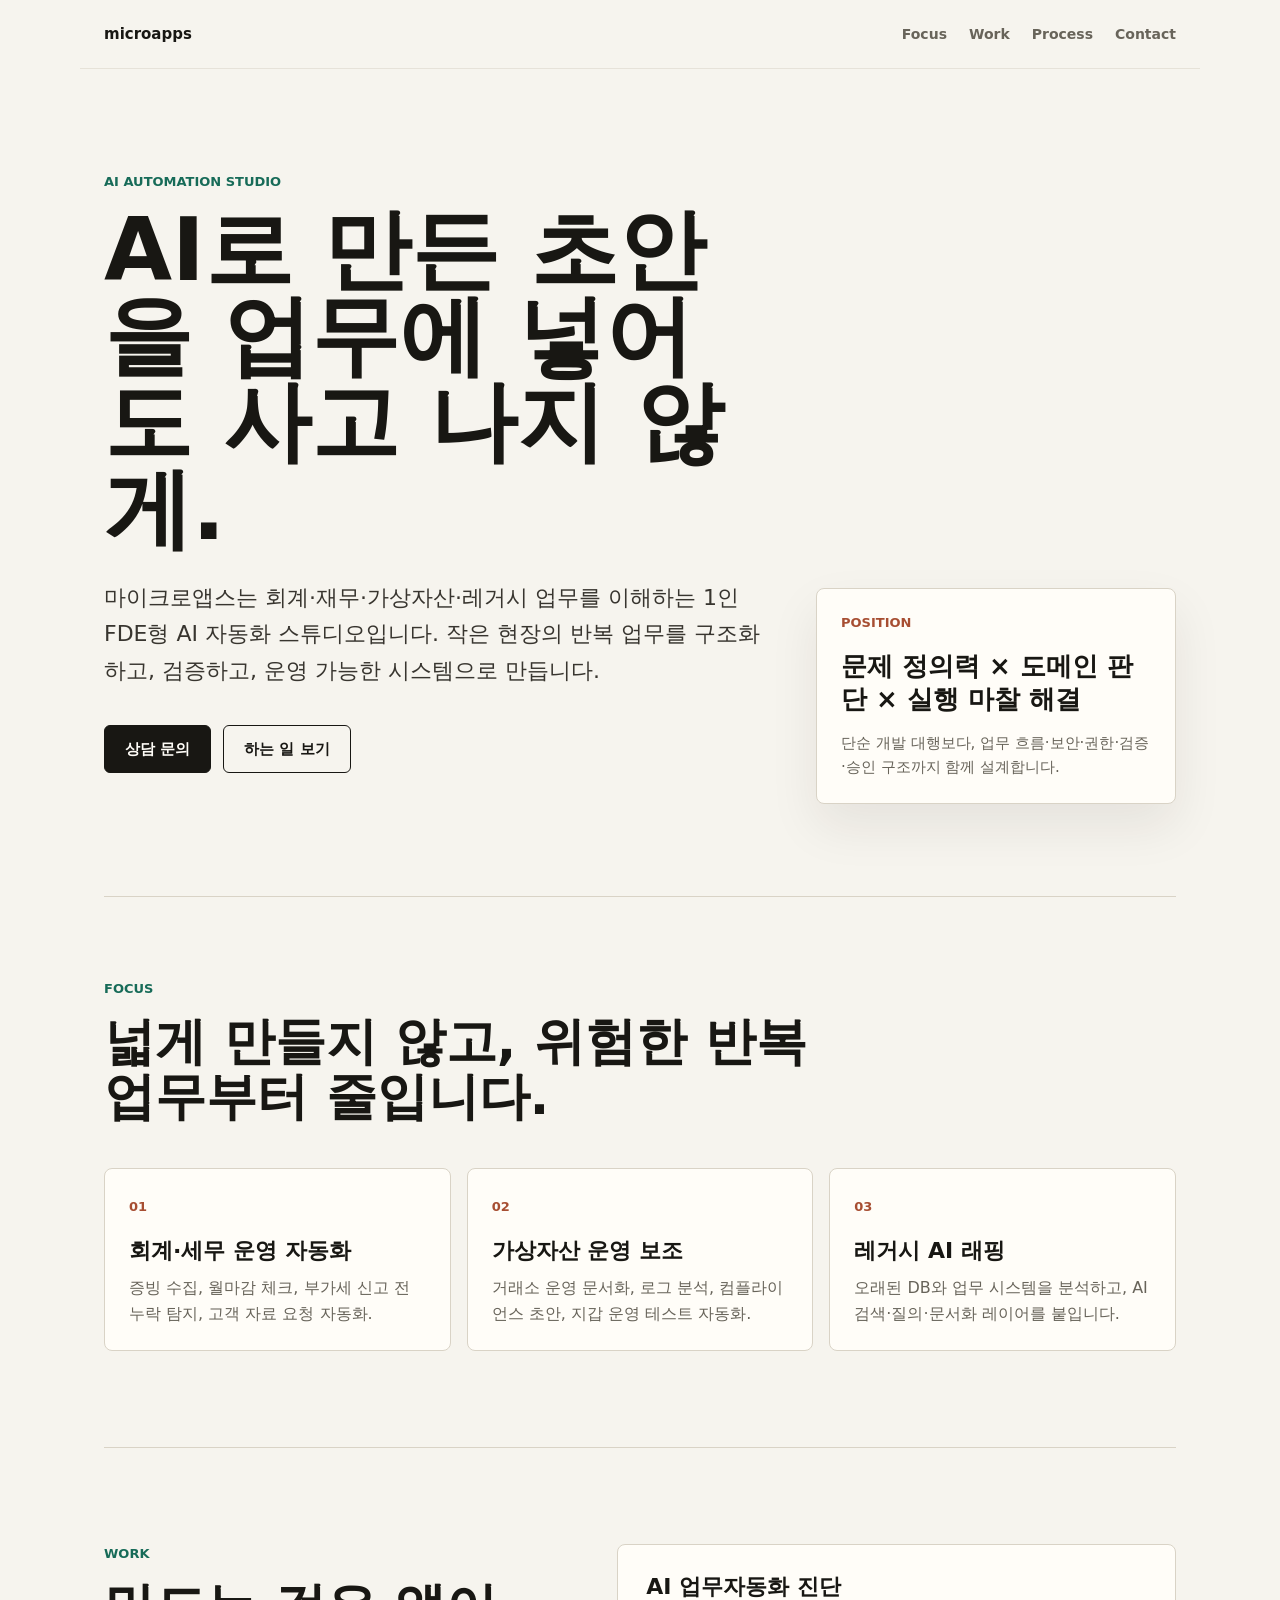
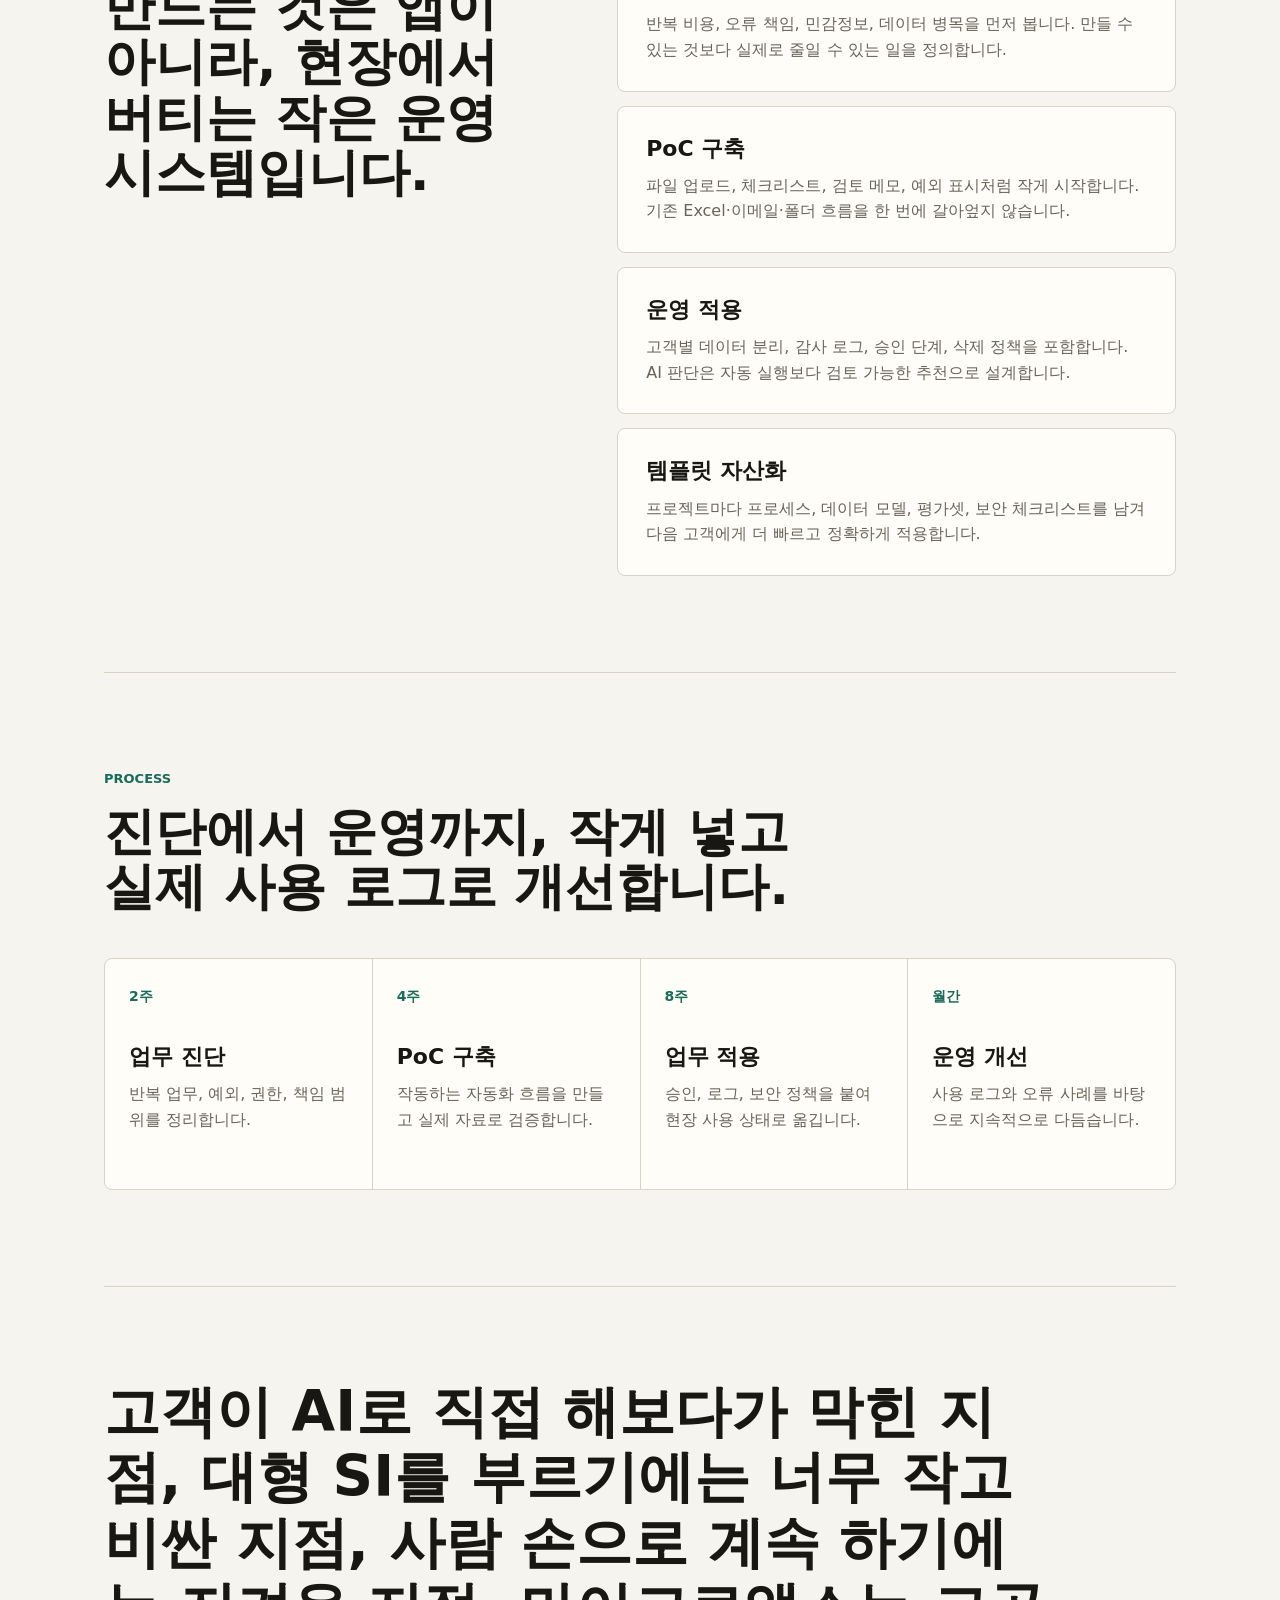
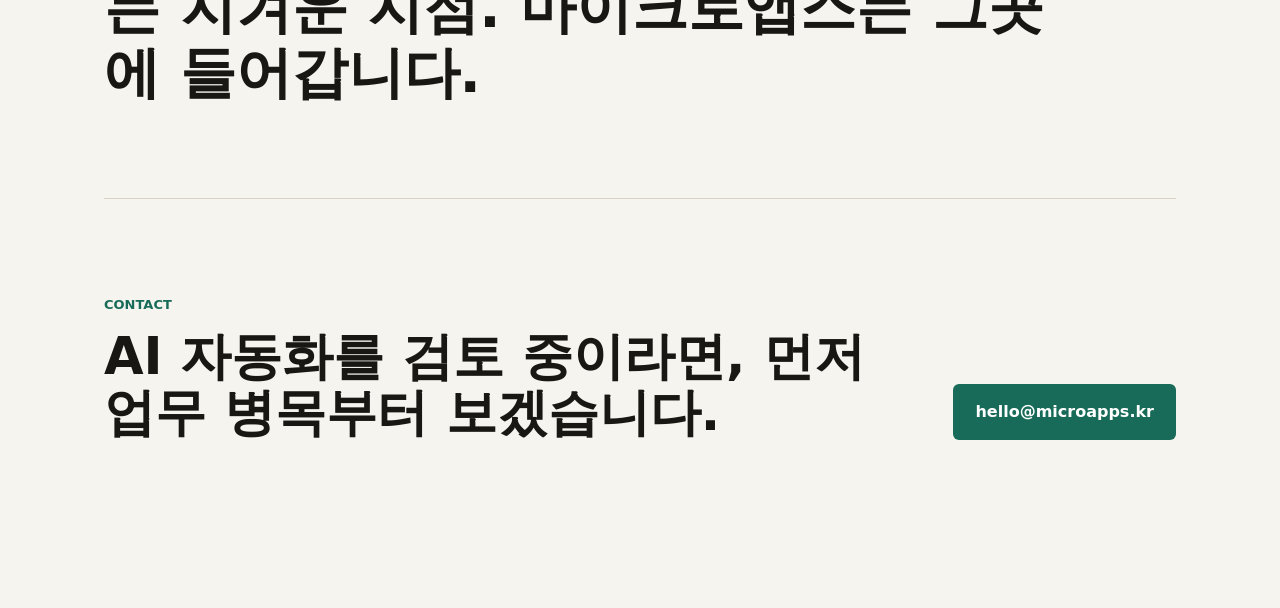
<file: codex/index.html>
<!doctype html>
<html lang="ko">
  <head>
    <meta charset="utf-8">
    <meta name="viewport" content="width=device-width, initial-scale=1">
    <title>마이크로앱스 | AI 업무 자동화 스튜디오</title>
    <meta
      name="description"
      content="회계·재무·가상자산·레거시 업무를 이해하고, AI 자동화를 실제 운영 가능한 시스템으로 바꾸는 1인 FDE형 스튜디오."
    >
    <link rel="stylesheet" href="./styles.css">
  </head>
  <body>
    <header class="site-header" aria-label="상단">
      <a class="brand" href="#top" aria-label="마이크로앱스 홈">microapps</a>
      <nav class="nav" aria-label="주요 메뉴">
        <a href="#focus">Focus</a>
        <a href="#work">Work</a>
        <a href="#process">Process</a>
        <a href="#contact">Contact</a>
      </nav>
    </header>

    <main id="top">
      <section class="hero">
        <div class="hero-copy">
          <p class="eyebrow">AI Automation Studio</p>
          <h1>AI로 만든 초안을 업무에 넣어도 사고 나지 않게.</h1>
          <p class="lead">
            마이크로앱스는 회계·재무·가상자산·레거시 업무를 이해하는 1인 FDE형
            AI 자동화 스튜디오입니다. 작은 현장의 반복 업무를 구조화하고,
            검증하고, 운영 가능한 시스템으로 만듭니다.
          </p>
          <div class="hero-actions" aria-label="주요 행동">
            <a class="button primary" href="#contact">상담 문의</a>
            <a class="button secondary" href="#work">하는 일 보기</a>
          </div>
        </div>

        <aside class="position-panel" aria-label="핵심 포지션">
          <p>Position</p>
          <strong>문제 정의력 × 도메인 판단 × 실행 마찰 해결</strong>
          <span>
            단순 개발 대행보다, 업무 흐름·보안·권한·검증·승인 구조까지 함께 설계합니다.
          </span>
        </aside>
      </section>

      <section id="focus" class="section compact">
        <div class="section-heading">
          <p class="eyebrow">Focus</p>
          <h2>넓게 만들지 않고, 위험한 반복 업무부터 줄입니다.</h2>
        </div>
        <div class="focus-grid">
          <article>
            <span>01</span>
            <h3>회계·세무 운영 자동화</h3>
            <p>증빙 수집, 월마감 체크, 부가세 신고 전 누락 탐지, 고객 자료 요청 자동화.</p>
          </article>
          <article>
            <span>02</span>
            <h3>가상자산 운영 보조</h3>
            <p>거래소 운영 문서화, 로그 분석, 컴플라이언스 초안, 지갑 운영 테스트 자동화.</p>
          </article>
          <article>
            <span>03</span>
            <h3>레거시 AI 래핑</h3>
            <p>오래된 DB와 업무 시스템을 분석하고, AI 검색·질의·문서화 레이어를 붙입니다.</p>
          </article>
        </div>
      </section>

      <section id="work" class="section split">
        <div class="section-heading sticky">
          <p class="eyebrow">Work</p>
          <h2>만드는 것은 앱이 아니라, 현장에서 버티는 작은 운영 시스템입니다.</h2>
        </div>
        <div class="work-list">
          <article>
            <h3>AI 업무자동화 진단</h3>
            <p>
              반복 비용, 오류 책임, 민감정보, 데이터 병목을 먼저 봅니다. 만들 수 있는 것보다
              실제로 줄일 수 있는 일을 정의합니다.
            </p>
          </article>
          <article>
            <h3>PoC 구축</h3>
            <p>
              파일 업로드, 체크리스트, 검토 메모, 예외 표시처럼 작게 시작합니다. 기존
              Excel·이메일·폴더 흐름을 한 번에 갈아엎지 않습니다.
            </p>
          </article>
          <article>
            <h3>운영 적용</h3>
            <p>
              고객별 데이터 분리, 감사 로그, 승인 단계, 삭제 정책을 포함합니다. AI 판단은
              자동 실행보다 검토 가능한 추천으로 설계합니다.
            </p>
          </article>
          <article>
            <h3>템플릿 자산화</h3>
            <p>
              프로젝트마다 프로세스, 데이터 모델, 평가셋, 보안 체크리스트를 남겨 다음
              고객에게 더 빠르고 정확하게 적용합니다.
            </p>
          </article>
        </div>
      </section>

      <section id="process" class="section process">
        <div class="section-heading">
          <p class="eyebrow">Process</p>
          <h2>진단에서 운영까지, 작게 넣고 실제 사용 로그로 개선합니다.</h2>
        </div>
        <ol class="steps">
          <li>
            <span>2주</span>
            <strong>업무 진단</strong>
            <p>반복 업무, 예외, 권한, 책임 범위를 정리합니다.</p>
          </li>
          <li>
            <span>4주</span>
            <strong>PoC 구축</strong>
            <p>작동하는 자동화 흐름을 만들고 실제 자료로 검증합니다.</p>
          </li>
          <li>
            <span>8주</span>
            <strong>업무 적용</strong>
            <p>승인, 로그, 보안 정책을 붙여 현장 사용 상태로 옮깁니다.</p>
          </li>
          <li>
            <span>월간</span>
            <strong>운영 개선</strong>
            <p>사용 로그와 오류 사례를 바탕으로 지속적으로 다듬습니다.</p>
          </li>
        </ol>
      </section>

      <section class="statement" aria-label="핵심 메시지">
        <p>
          고객이 AI로 직접 해보다가 막힌 지점, 대형 SI를 부르기에는 너무 작고 비싼 지점,
          사람 손으로 계속 하기에는 지겨운 지점. 마이크로앱스는 그곳에 들어갑니다.
        </p>
      </section>

      <section id="contact" class="section contact">
        <div>
          <p class="eyebrow">Contact</p>
          <h2>AI 자동화를 검토 중이라면, 먼저 업무 병목부터 보겠습니다.</h2>
        </div>
        <a class="contact-link" href="mailto:hello@microapps.kr">hello@microapps.kr</a>
      </section>
    </main>
  </body>
</html>
</file>
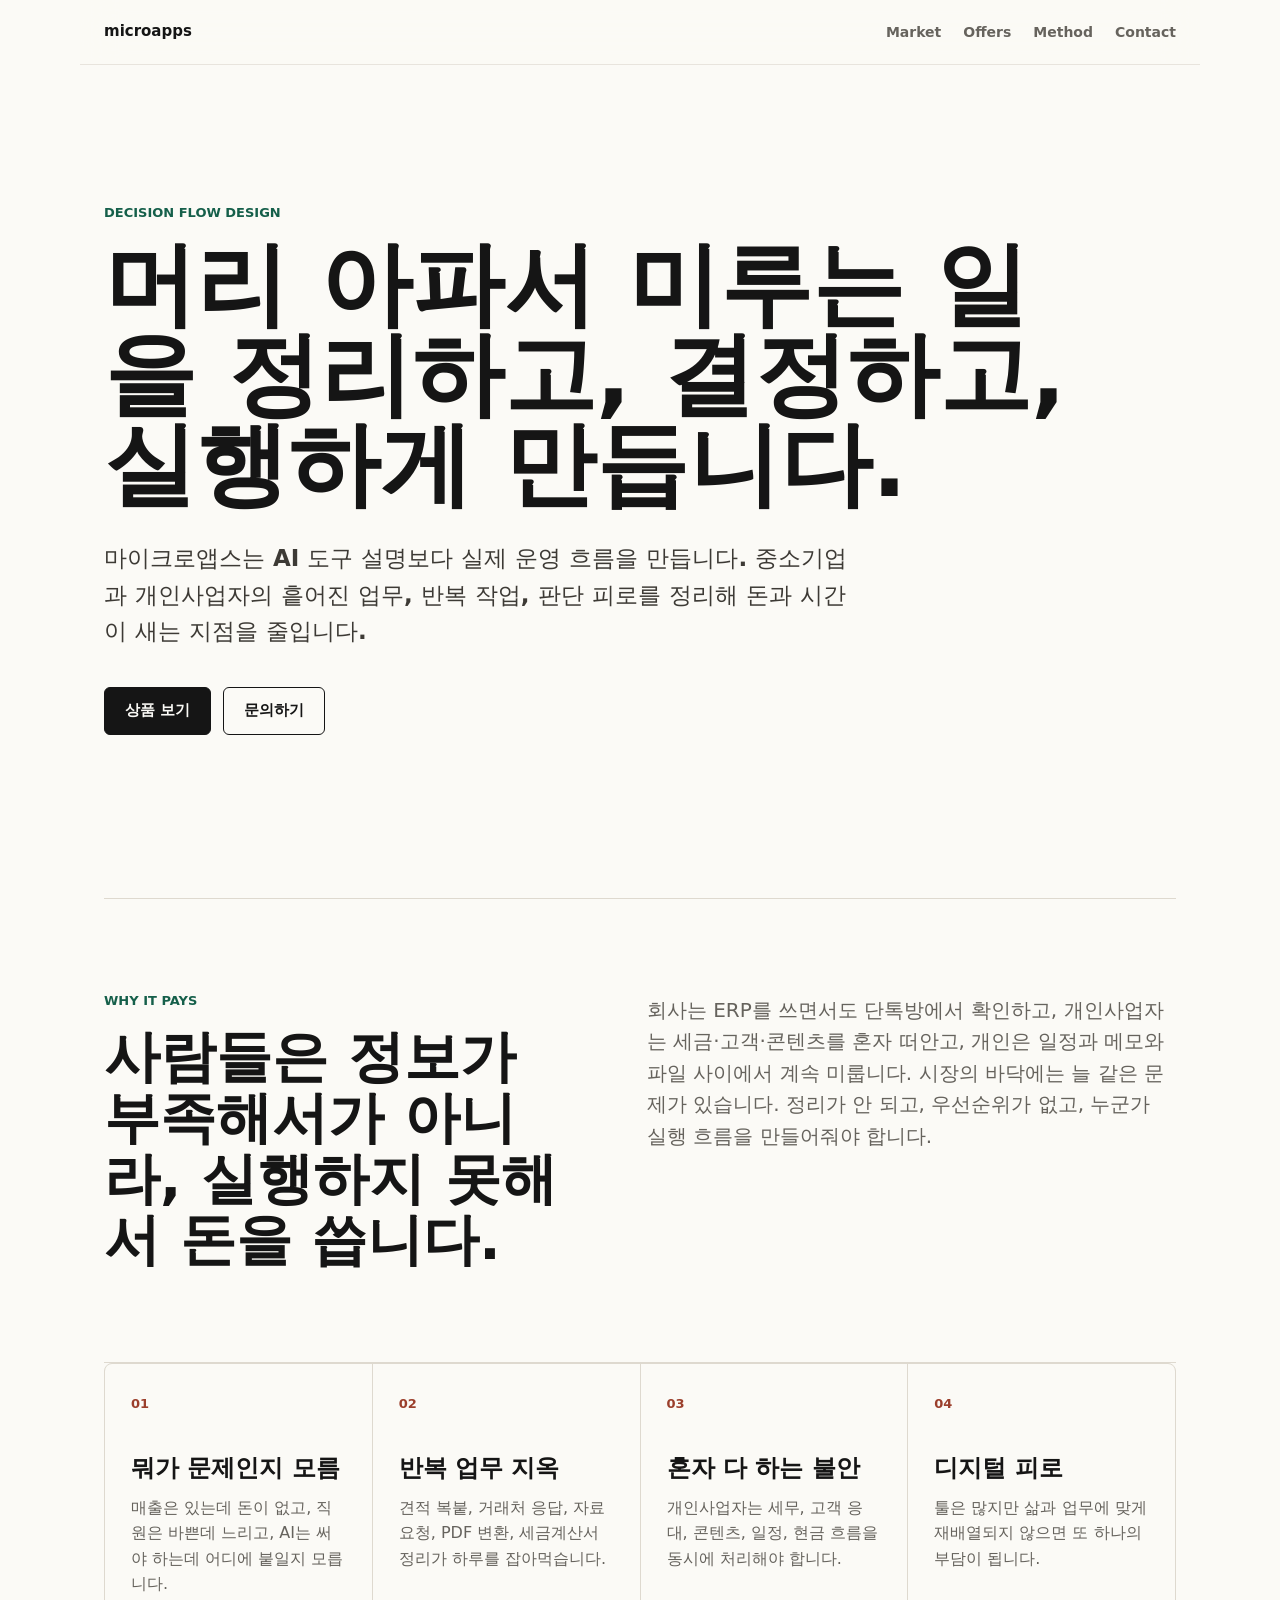
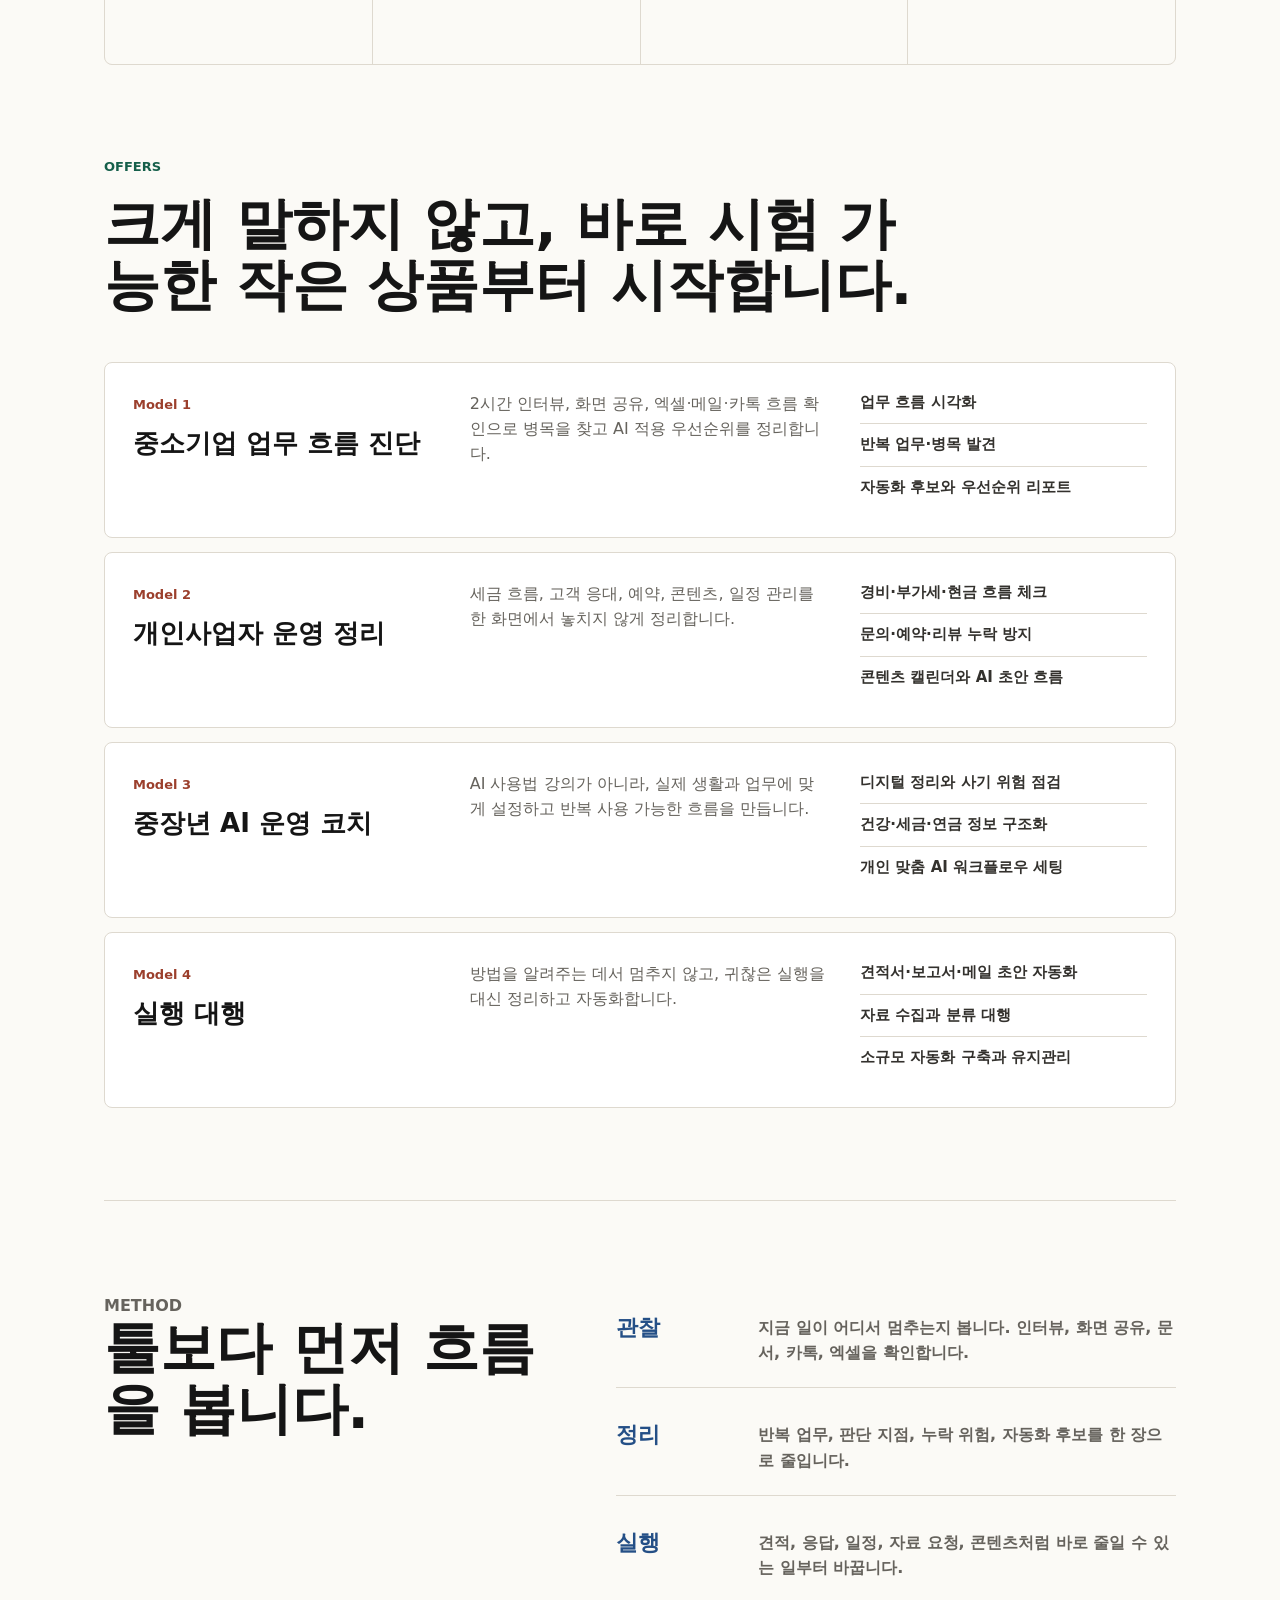
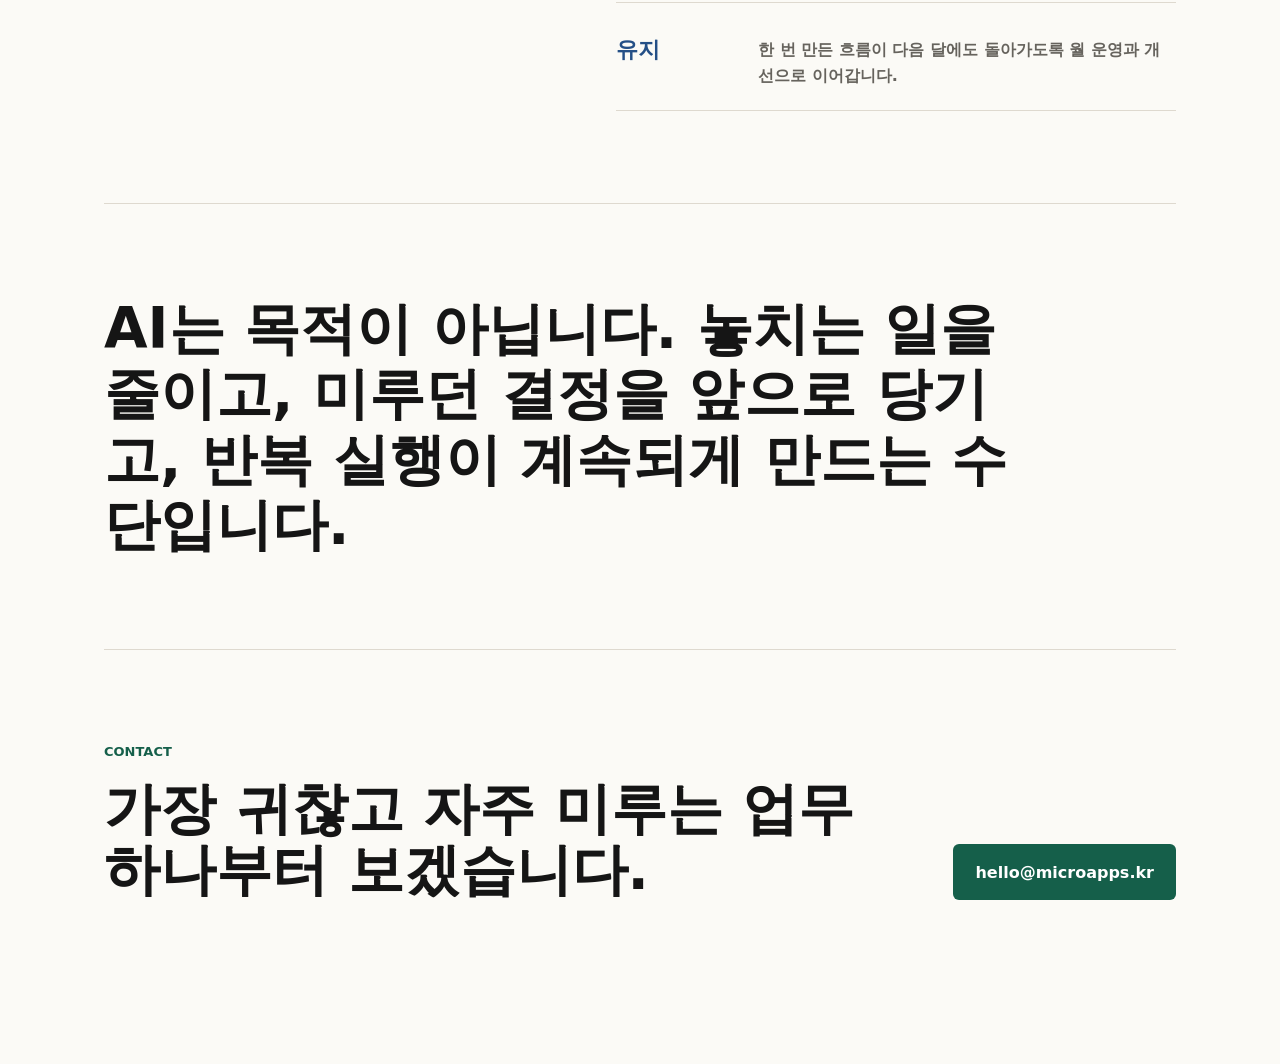
<file: codex/20260518-market/index.html>
<!doctype html>
<html lang="ko">
  <head>
    <meta charset="utf-8">
    <meta name="viewport" content="width=device-width, initial-scale=1">
    <title>마이크로앱스 | 정리, 결정, 실행을 만드는 AI 운영 파트너</title>
    <meta
      name="description"
      content="중소기업과 개인사업자의 복잡한 업무 흐름을 정리하고, AI 적용 지점을 찾고, 실행 가능한 자동화로 바꾸는 마이크로앱스."
    >
    <link rel="stylesheet" href="./styles.css">
  </head>
  <body>
    <header class="topbar">
      <a class="brand" href="#top">microapps</a>
      <nav aria-label="주요 메뉴">
        <a href="#market">Market</a>
        <a href="#offers">Offers</a>
        <a href="#method">Method</a>
        <a href="#contact">Contact</a>
      </nav>
    </header>

    <main id="top">
      <section class="hero">
        <p class="eyebrow">Decision Flow Design</p>
        <h1>머리 아파서 미루는 일을 정리하고, 결정하고, 실행하게 만듭니다.</h1>
        <p class="lead">
          마이크로앱스는 AI 도구 설명보다 실제 운영 흐름을 만듭니다. 중소기업과
          개인사업자의 흩어진 업무, 반복 작업, 판단 피로를 정리해 돈과 시간이 새는
          지점을 줄입니다.
        </p>
        <div class="hero-links">
          <a class="button primary" href="#offers">상품 보기</a>
          <a class="button ghost" href="#contact">문의하기</a>
        </div>
      </section>

      <section id="market" class="section intro">
        <div>
          <p class="eyebrow">Why It Pays</p>
          <h2>사람들은 정보가 부족해서가 아니라, 실행하지 못해서 돈을 씁니다.</h2>
        </div>
        <p>
          회사는 ERP를 쓰면서도 단톡방에서 확인하고, 개인사업자는 세금·고객·콘텐츠를
          혼자 떠안고, 개인은 일정과 메모와 파일 사이에서 계속 미룹니다. 시장의 바닥에는
          늘 같은 문제가 있습니다. 정리가 안 되고, 우선순위가 없고, 누군가 실행 흐름을
          만들어줘야 합니다.
        </p>
      </section>

      <section class="section pain">
        <article>
          <span>01</span>
          <h3>뭐가 문제인지 모름</h3>
          <p>매출은 있는데 돈이 없고, 직원은 바쁜데 느리고, AI는 써야 하는데 어디에 붙일지 모릅니다.</p>
        </article>
        <article>
          <span>02</span>
          <h3>반복 업무 지옥</h3>
          <p>견적 복붙, 거래처 응답, 자료 요청, PDF 변환, 세금계산서 정리가 하루를 잡아먹습니다.</p>
        </article>
        <article>
          <span>03</span>
          <h3>혼자 다 하는 불안</h3>
          <p>개인사업자는 세무, 고객 응대, 콘텐츠, 일정, 현금 흐름을 동시에 처리해야 합니다.</p>
        </article>
        <article>
          <span>04</span>
          <h3>디지털 피로</h3>
          <p>툴은 많지만 삶과 업무에 맞게 재배열되지 않으면 또 하나의 부담이 됩니다.</p>
        </article>
      </section>

      <section id="offers" class="section offers">
        <div class="section-title">
          <p class="eyebrow">Offers</p>
          <h2>크게 말하지 않고, 바로 시험 가능한 작은 상품부터 시작합니다.</h2>
        </div>

        <div class="offer-list">
          <article>
            <div class="offer-head">
              <span>Model 1</span>
              <strong>중소기업 업무 흐름 진단</strong>
            </div>
            <p>
              2시간 인터뷰, 화면 공유, 엑셀·메일·카톡 흐름 확인으로 병목을 찾고 AI 적용
              우선순위를 정리합니다.
            </p>
            <ul>
              <li>업무 흐름 시각화</li>
              <li>반복 업무·병목 발견</li>
              <li>자동화 후보와 우선순위 리포트</li>
            </ul>
          </article>

          <article>
            <div class="offer-head">
              <span>Model 2</span>
              <strong>개인사업자 운영 정리</strong>
            </div>
            <p>
              세금 흐름, 고객 응대, 예약, 콘텐츠, 일정 관리를 한 화면에서 놓치지 않게
              정리합니다.
            </p>
            <ul>
              <li>경비·부가세·현금 흐름 체크</li>
              <li>문의·예약·리뷰 누락 방지</li>
              <li>콘텐츠 캘린더와 AI 초안 흐름</li>
            </ul>
          </article>

          <article>
            <div class="offer-head">
              <span>Model 3</span>
              <strong>중장년 AI 운영 코치</strong>
            </div>
            <p>
              AI 사용법 강의가 아니라, 실제 생활과 업무에 맞게 설정하고 반복 사용 가능한
              흐름을 만듭니다.
            </p>
            <ul>
              <li>디지털 정리와 사기 위험 점검</li>
              <li>건강·세금·연금 정보 구조화</li>
              <li>개인 맞춤 AI 워크플로우 세팅</li>
            </ul>
          </article>

          <article>
            <div class="offer-head">
              <span>Model 4</span>
              <strong>실행 대행</strong>
            </div>
            <p>
              방법을 알려주는 데서 멈추지 않고, 귀찮은 실행을 대신 정리하고 자동화합니다.
            </p>
            <ul>
              <li>견적서·보고서·메일 초안 자동화</li>
              <li>자료 수집과 분류 대행</li>
              <li>소규모 자동화 구축과 유지관리</li>
            </ul>
          </article>
        </div>
      </section>

      <section id="method" class="section method">
        <div>
          <p class="eyebrow">Method</p>
          <h2>툴보다 먼저 흐름을 봅니다.</h2>
        </div>
        <ol>
          <li>
            <strong>관찰</strong>
            <p>지금 일이 어디서 멈추는지 봅니다. 인터뷰, 화면 공유, 문서, 카톡, 엑셀을 확인합니다.</p>
          </li>
          <li>
            <strong>정리</strong>
            <p>반복 업무, 판단 지점, 누락 위험, 자동화 후보를 한 장으로 줄입니다.</p>
          </li>
          <li>
            <strong>실행</strong>
            <p>견적, 응답, 일정, 자료 요청, 콘텐츠처럼 바로 줄일 수 있는 일부터 바꿉니다.</p>
          </li>
          <li>
            <strong>유지</strong>
            <p>한 번 만든 흐름이 다음 달에도 돌아가도록 월 운영과 개선으로 이어갑니다.</p>
          </li>
        </ol>
      </section>

      <section class="quote">
        <p>
          AI는 목적이 아닙니다. 놓치는 일을 줄이고, 미루던 결정을 앞으로 당기고,
          반복 실행이 계속되게 만드는 수단입니다.
        </p>
      </section>

      <section id="contact" class="section contact">
        <div>
          <p class="eyebrow">Contact</p>
          <h2>가장 귀찮고 자주 미루는 업무 하나부터 보겠습니다.</h2>
        </div>
        <a href="mailto:hello@microapps.kr">hello@microapps.kr</a>
      </section>
    </main>
  </body>
</html>
</file>
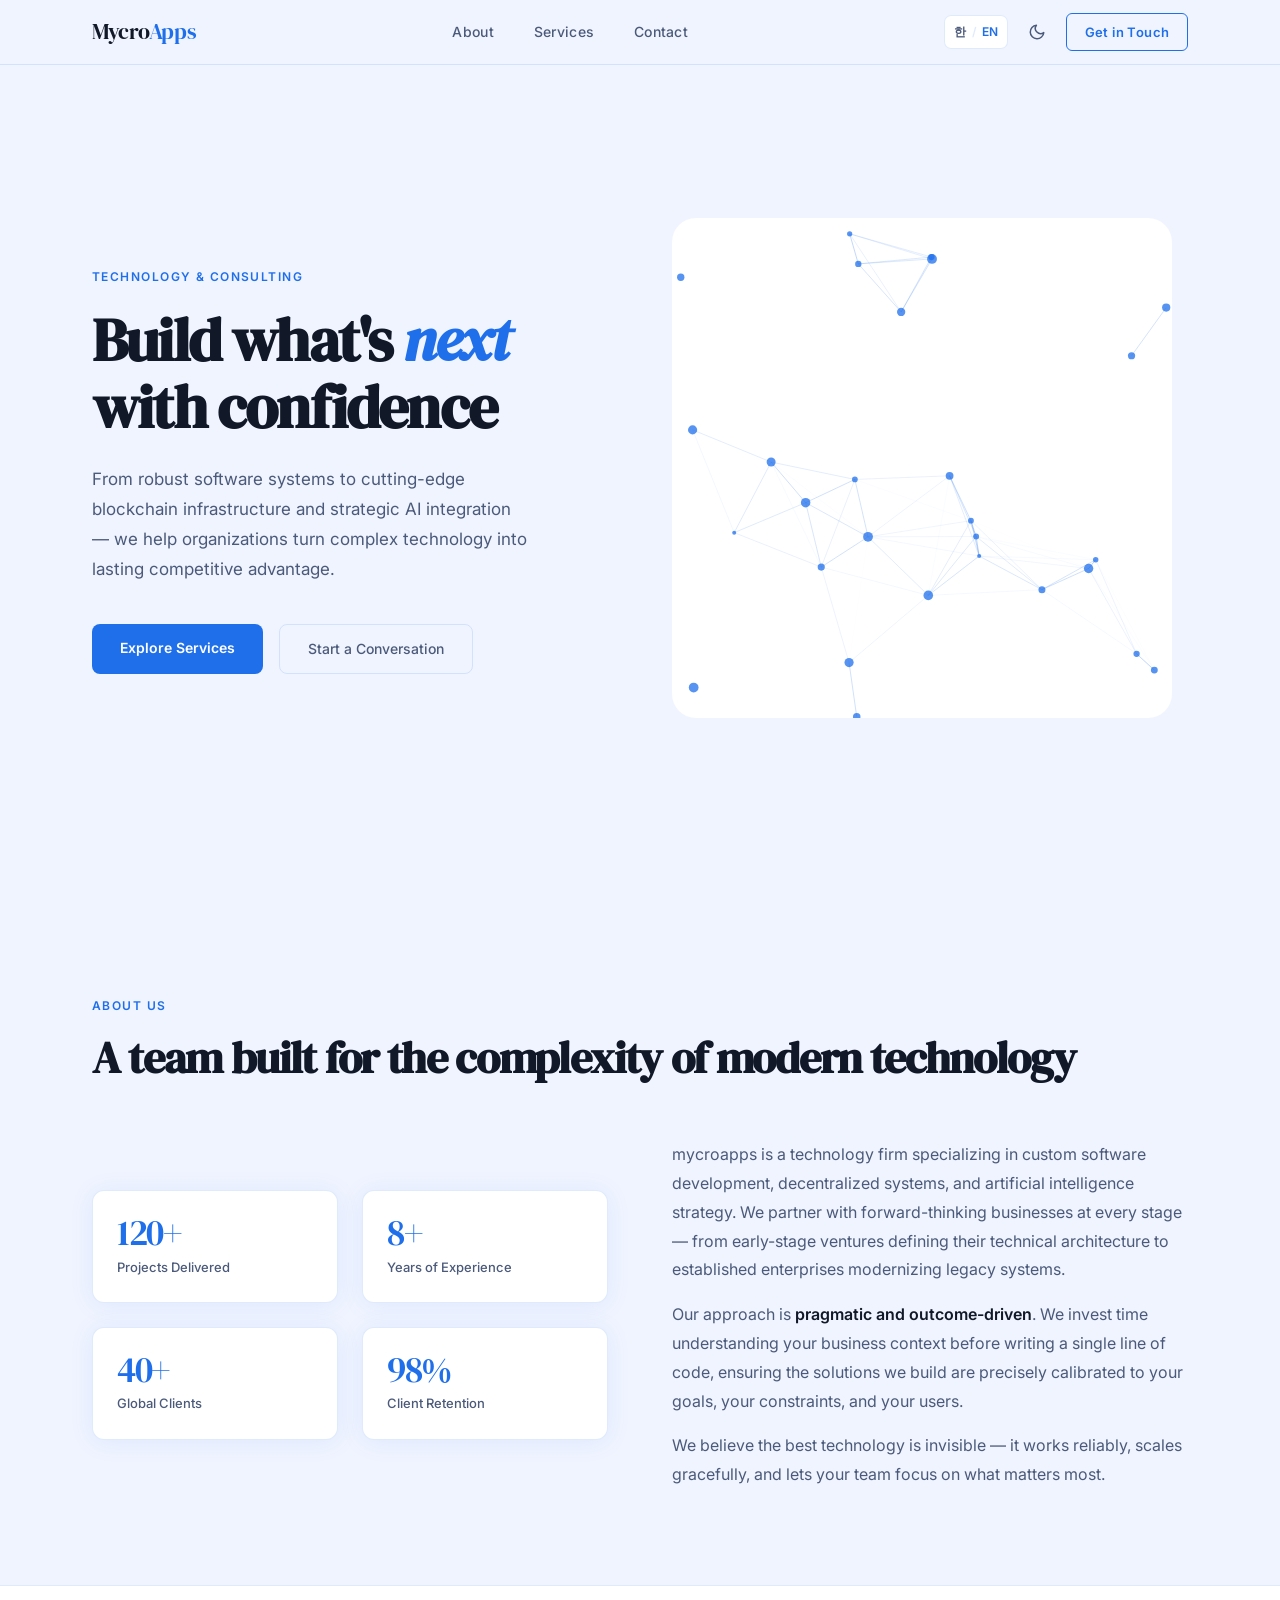
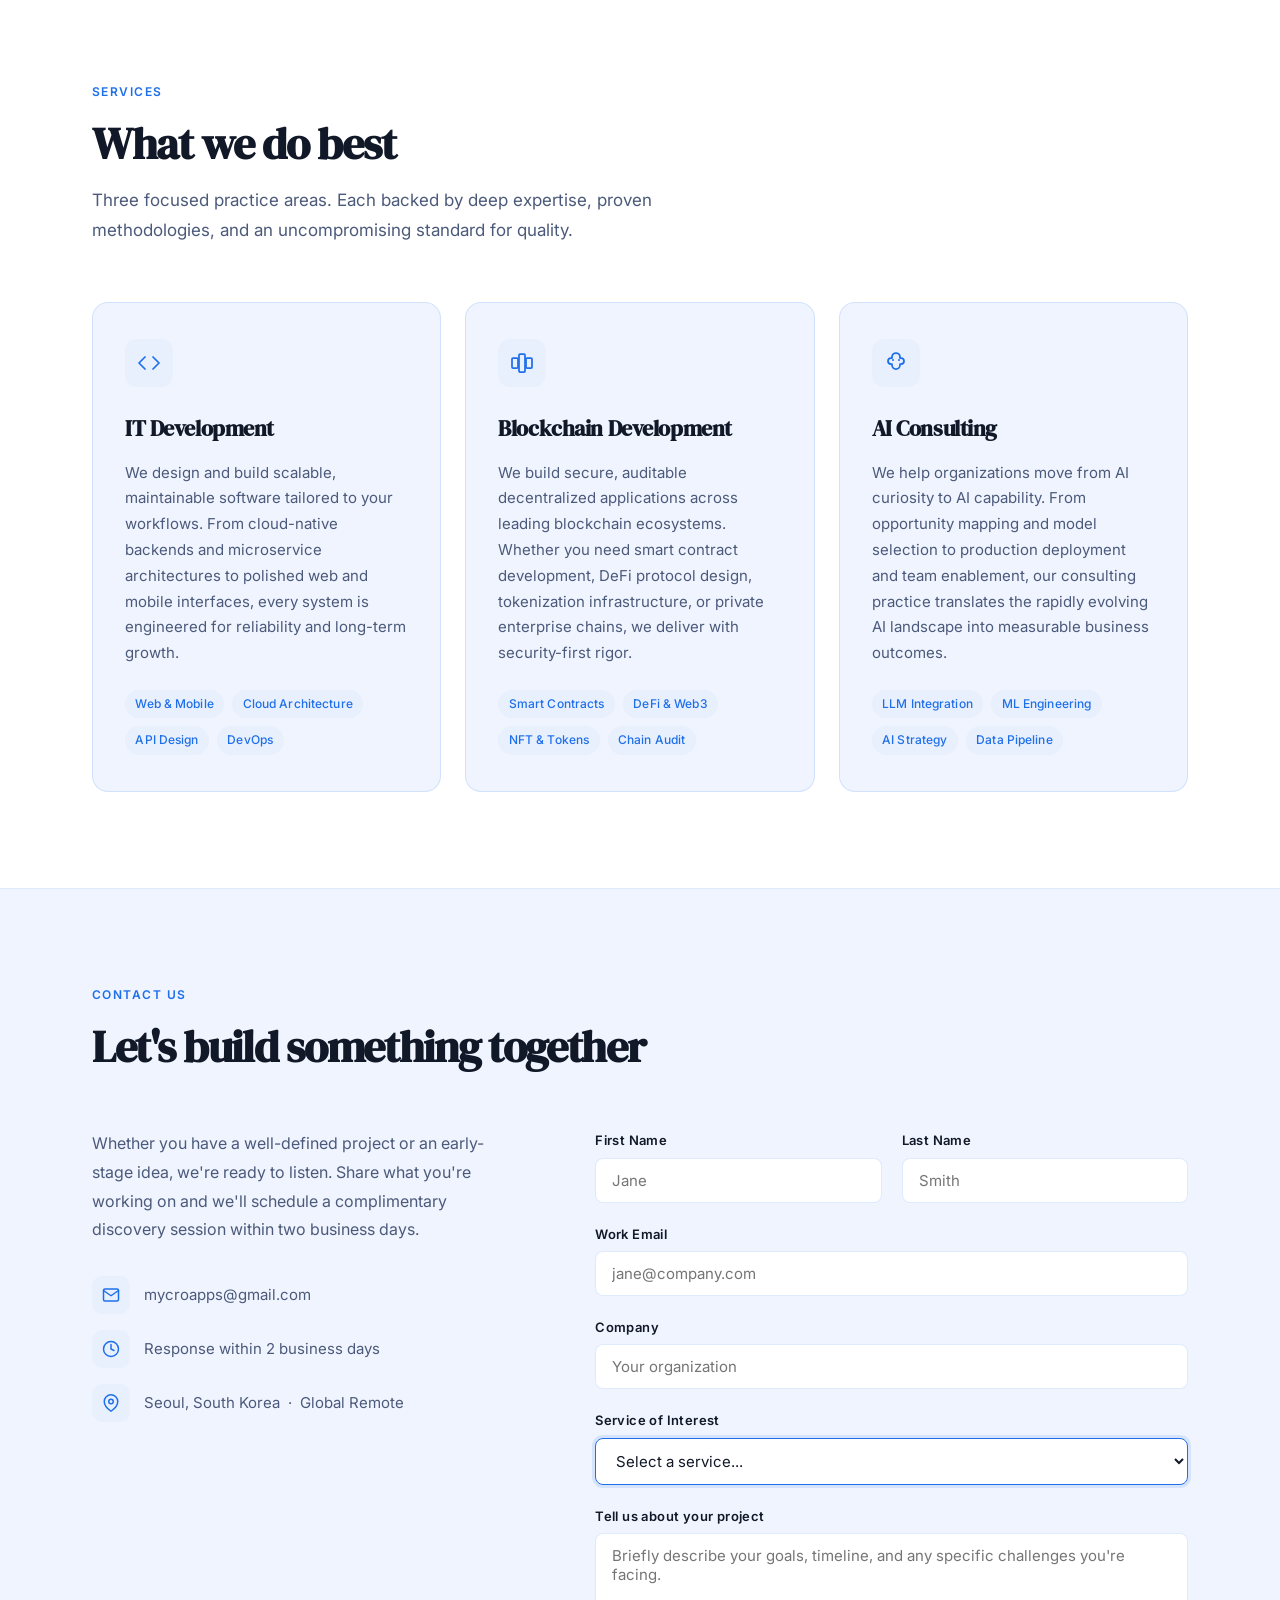
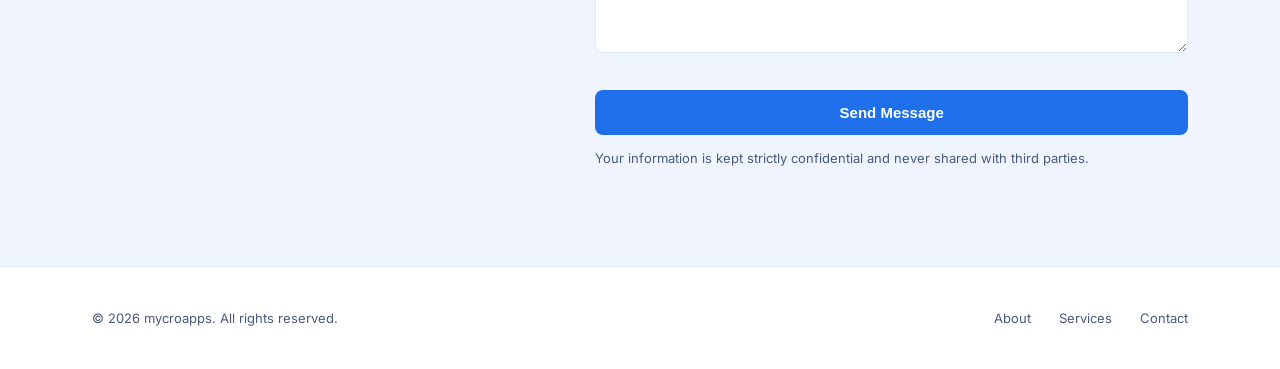
<file: www/html-simple/index.html>
<!DOCTYPE html>
<html lang="en">
<head>
<meta charset="UTF-8">
<meta name="viewport" content="width=device-width, initial-scale=1.0">
<title>MycroApps</title>
<meta name="description" content="IT Development, Blockchain, and AI Consulting for businesses ready to lead.">
<link rel="preconnect" href="https://fonts.googleapis.com">
<link rel="preconnect" href="https://fonts.gstatic.com" crossorigin>
<link href="https://fonts.googleapis.com/css2?family=DM+Serif+Display:ital@0;1&family=Inter:wght@300;400;500;600&display=swap" rel="stylesheet">
<style>
/* ─── Tokens ─── */
:root {
  --bg:        #F0F4FF;
  --bg-card:   #FFFFFF;
  --fg:        #111827;
  --fg-muted:  #4B5A7A;
  --accent:    #1F6FEB;
  --accent-lt: #E8F0FD;
  --border:    rgba(31,111,235,.14);
  --nav-bg:    rgba(240,244,255,.85);
  --shadow:    0 2px 24px rgba(31,111,235,.09);
}
@media (prefers-color-scheme: dark) {
  :root:not([data-theme="light"]) {
    --bg:       #0D1117;
    --bg-card:  #161B27;
    --fg:       #E8EDF5;
    --fg-muted: #8896B3;
    --accent:   #4D9EFF;
    --accent-lt:#0D2545;
    --border:   rgba(77,158,255,.14);
    --nav-bg:   rgba(13,17,23,.85);
    --shadow:   0 2px 32px rgba(0,0,0,.38);
  }
}
:root[data-theme="dark"] {
  --bg:       #0D1117;
  --bg-card:  #161B27;
  --fg:       #E8EDF5;
  --fg-muted: #8896B3;
  --accent:   #4D9EFF;
  --accent-lt:#0D2545;
  --border:   rgba(77,158,255,.14);
  --nav-bg:   rgba(13,17,23,.85);
  --shadow:   0 2px 32px rgba(0,0,0,.38);
}

/* ─── Reset ─── */
*, *::before, *::after { box-sizing: border-box; margin: 0; padding: 0; }
html { scroll-behavior: smooth; }
body {
  font-family: 'Inter', system-ui, sans-serif;
  background: var(--bg);
  color: var(--fg);
  line-height: 1.7;
  font-size: 16px;
  transition: background .3s, color .3s;
}
img { max-width: 100%; }
a { color: inherit; text-decoration: none; }

/* ─── Nav ─── */
nav {
  position: fixed;
  top: 0; left: 0; right: 0;
  z-index: 100;
  backdrop-filter: blur(16px);
  -webkit-backdrop-filter: blur(16px);
  background: var(--nav-bg);
  border-bottom: 1px solid var(--border);
  transition: background .3s;
}
.nav-inner {
  max-width: 1160px;
  margin: 0 auto;
  padding: 0 2rem;
  height: 64px;
  display: flex;
  align-items: center;
  justify-content: space-between;
}
.logo {
  font-family: 'DM Serif Display', serif;
  font-size: 1.35rem;
  letter-spacing: -.02em;
  color: var(--fg);
}
.logo span { color: var(--accent); }
.nav-links {
  display: flex;
  gap: 2.5rem;
  list-style: none;
}
.nav-links a {
  font-size: .875rem;
  font-weight: 500;
  letter-spacing: .02em;
  color: var(--fg-muted);
  transition: color .2s;
}
.nav-links a:hover { color: var(--accent); }
.nav-right { display: flex; align-items: center; gap: 1rem; }
.language-toggle {
  display: inline-flex;
  align-items: center;
  gap: .35rem;
  padding: .35rem .55rem;
  background: var(--bg-card);
  border: 1px solid var(--border);
  border-radius: 7px;
  color: var(--fg-muted);
  font: inherit;
  font-size: .75rem;
  font-weight: 600;
  cursor: pointer;
  transition: color .2s, border-color .2s, background .2s;
}
.language-toggle:hover { color: var(--accent); border-color: var(--accent); }
.language-toggle .active { color: var(--accent); }
.language-toggle .divider { color: var(--border); }
.btn-outline {
  font-size: .8125rem;
  font-weight: 600;
  letter-spacing: .03em;
  padding: .45rem 1.1rem;
  border: 1.5px solid var(--accent);
  border-radius: 6px;
  color: var(--accent);
  transition: background .2s, color .2s;
}
.btn-outline:hover { background: var(--accent); color: #fff; }
.theme-toggle {
  background: none;
  border: none;
  cursor: pointer;
  color: var(--fg-muted);
  display: flex;
  align-items: center;
  padding: 4px;
  border-radius: 6px;
  transition: color .2s;
}
.theme-toggle:hover { color: var(--accent); }

/* ─── Hero ─── */
#hero {
  min-height: 100vh;
  display: grid;
  grid-template-columns: 1fr 1fr;
  align-items: center;
  gap: 2rem;
  max-width: 1160px;
  margin: 0 auto;
  padding: 100px 2rem 4rem;
}
.hero-text { position: relative; z-index: 1; }
.eyebrow {
  display: inline-block;
  font-size: .75rem;
  font-weight: 600;
  letter-spacing: .12em;
  text-transform: uppercase;
  color: var(--accent);
  margin-bottom: 1.25rem;
}
h1 {
  font-family: 'DM Serif Display', serif;
  font-size: clamp(2.6rem, 5vw, 3.75rem);
  line-height: 1.12;
  letter-spacing: -.03em;
  text-wrap: balance;
  margin-bottom: 1.5rem;
}
h1 em {
  font-style: italic;
  color: var(--accent);
}
.hero-desc {
  font-size: 1.0625rem;
  color: var(--fg-muted);
  max-width: 440px;
  margin-bottom: 2.5rem;
  line-height: 1.75;
}
.hero-ctas { display: flex; gap: 1rem; flex-wrap: wrap; }
.btn-primary {
  font-size: .875rem;
  font-weight: 600;
  padding: .75rem 1.75rem;
  background: var(--accent);
  color: #fff;
  border-radius: 8px;
  border: none;
  cursor: pointer;
  transition: opacity .2s, transform .15s;
}
.btn-primary:hover { opacity: .88; transform: translateY(-1px); }
.btn-ghost {
  font-size: .875rem;
  font-weight: 500;
  padding: .75rem 1.75rem;
  border-radius: 8px;
  border: 1.5px solid var(--border);
  color: var(--fg-muted);
  cursor: pointer;
  transition: border-color .2s, color .2s;
}
.btn-ghost:hover { border-color: var(--accent); color: var(--accent); }
.hero-canvas-wrap {
  display: flex;
  justify-content: center;
  align-items: center;
}
#hero-canvas {
  width: 100%;
  max-width: 500px;
  aspect-ratio: 1;
  border-radius: 24px;
  overflow: hidden;
}

/* ─── Section shared ─── */
section { scroll-margin-top: 80px; }
.section-inner {
  max-width: 1160px;
  margin: 0 auto;
  padding: 6rem 2rem;
}
.section-label {
  font-size: .75rem;
  font-weight: 600;
  letter-spacing: .12em;
  text-transform: uppercase;
  color: var(--accent);
  margin-bottom: 1rem;
}
h2 {
  font-family: 'DM Serif Display', serif;
  font-size: clamp(2rem, 3.5vw, 2.75rem);
  line-height: 1.18;
  letter-spacing: -.03em;
  text-wrap: balance;
  margin-bottom: 1rem;
}
.section-lead {
  font-size: 1.0625rem;
  color: var(--fg-muted);
  line-height: 1.75;
  max-width: 560px;
}

/* ─── About ─── */
#about { background: var(--bg); }
.about-grid {
  display: grid;
  grid-template-columns: 1fr 1fr;
  gap: 4rem;
  align-items: center;
  margin-top: 3.5rem;
}
.about-stats {
  display: grid;
  grid-template-columns: 1fr 1fr;
  gap: 1.5rem;
}
.stat-card {
  background: var(--bg-card);
  border: 1px solid var(--border);
  border-radius: 12px;
  padding: 1.5rem;
  box-shadow: var(--shadow);
}
.stat-number {
  font-family: 'DM Serif Display', serif;
  font-size: 2.25rem;
  letter-spacing: -.04em;
  color: var(--accent);
  line-height: 1;
  margin-bottom: .3rem;
}
.stat-label {
  font-size: .8125rem;
  color: var(--fg-muted);
  font-weight: 500;
}
.about-body p {
  color: var(--fg-muted);
  line-height: 1.8;
  margin-bottom: 1rem;
}
.about-body p:last-child { margin-bottom: 0; }
.about-body strong { color: var(--fg); font-weight: 600; }

/* ─── Services ─── */
#services { background: var(--bg-card); border-top: 1px solid var(--border); border-bottom: 1px solid var(--border); }
.services-header { margin-bottom: 3.5rem; }
.services-grid {
  display: grid;
  grid-template-columns: repeat(3, 1fr);
  gap: 1.5rem;
}
.service-card {
  background: var(--bg);
  border: 1px solid var(--border);
  border-radius: 16px;
  padding: 2.25rem 2rem;
  transition: transform .22s, box-shadow .22s, border-color .22s;
  position: relative;
  overflow: hidden;
}
.service-card::before {
  content: '';
  position: absolute;
  top: 0; left: 0; right: 0;
  height: 3px;
  background: var(--accent);
  opacity: 0;
  transition: opacity .22s;
}
.service-card:hover {
  transform: translateY(-4px);
  box-shadow: var(--shadow);
  border-color: var(--accent);
}
.service-card:hover::before { opacity: 1; }
.service-icon {
  width: 48px;
  height: 48px;
  background: var(--accent-lt);
  border-radius: 12px;
  display: flex;
  align-items: center;
  justify-content: center;
  margin-bottom: 1.5rem;
  color: var(--accent);
}
.service-icon svg { width: 24px; height: 24px; }
.service-card h3 {
  font-family: 'DM Serif Display', serif;
  font-size: 1.35rem;
  letter-spacing: -.02em;
  margin-bottom: .75rem;
}
.service-card p {
  font-size: .9375rem;
  color: var(--fg-muted);
  line-height: 1.72;
  margin-bottom: 1.5rem;
}
.service-tags { display: flex; gap: .5rem; flex-wrap: wrap; }
.tag {
  font-size: .75rem;
  font-weight: 500;
  padding: .25rem .65rem;
  background: var(--accent-lt);
  color: var(--accent);
  border-radius: 20px;
  letter-spacing: .01em;
}

/* ─── Contact ─── */
#contact { background: var(--bg); }
.contact-grid {
  display: grid;
  grid-template-columns: 1fr 1.4fr;
  gap: 5rem;
  align-items: start;
  margin-top: 3.5rem;
}
.contact-info p {
  color: var(--fg-muted);
  line-height: 1.8;
  margin-bottom: 2rem;
}
.contact-items { display: flex; flex-direction: column; gap: 1rem; }
.contact-item {
  display: flex;
  align-items: center;
  gap: .85rem;
  font-size: .9375rem;
  color: var(--fg-muted);
}
.contact-item-icon {
  width: 38px; height: 38px;
  border-radius: 10px;
  background: var(--accent-lt);
  color: var(--accent);
  display: flex; align-items: center; justify-content: center;
  flex-shrink: 0;
}
.contact-item-icon svg { width: 18px; height: 18px; }
form { display: flex; flex-direction: column; gap: 1.25rem; }
.form-row { display: grid; grid-template-columns: 1fr 1fr; gap: 1.25rem; }
label {
  display: block;
  font-size: .8125rem;
  font-weight: 600;
  letter-spacing: .03em;
  margin-bottom: .4rem;
  color: var(--fg);
}
input, textarea, select {
  width: 100%;
  padding: .75rem 1rem;
  background: var(--bg-card);
  border: 1.5px solid var(--border);
  border-radius: 8px;
  color: var(--fg);
  font-family: 'Inter', sans-serif;
  font-size: .9375rem;
  transition: border-color .2s, box-shadow .2s;
  outline: none;
}
input:focus, textarea:focus, select {
  border-color: var(--accent);
  box-shadow: 0 0 0 3px rgba(31,111,235,.12);
}
textarea { resize: vertical; min-height: 120px; }
.form-submit { margin-top: .5rem; }
.form-note { font-size: .8125rem; color: var(--fg-muted); margin-top: .75rem; }

/* ─── Footer ─── */
footer {
  border-top: 1px solid var(--border);
  background: var(--bg-card);
}
.footer-inner {
  max-width: 1160px;
  margin: 0 auto;
  padding: 2.5rem 2rem;
  display: flex;
  align-items: center;
  justify-content: space-between;
  flex-wrap: wrap;
  gap: 1rem;
}
.footer-copy { font-size: .8125rem; color: var(--fg-muted); }
.footer-links { display: flex; gap: 1.75rem; }
.footer-links a {
  font-size: .8125rem;
  color: var(--fg-muted);
  transition: color .2s;
}
.footer-links a:hover { color: var(--accent); }

/* ─── Responsive ─── */
@media (max-width: 900px) {
  #hero { grid-template-columns: 1fr; padding-top: 120px; }
  .hero-canvas-wrap { display: none; }
  .about-grid { grid-template-columns: 1fr; gap: 2.5rem; }
  .services-grid { grid-template-columns: 1fr; }
  .contact-grid { grid-template-columns: 1fr; gap: 3rem; }
  .form-row { grid-template-columns: 1fr; }
}
@media (max-width: 600px) {
  .nav-links { display: none; }
  .nav-inner { padding: 0 1rem; }
  .nav-right { gap: .55rem; }
  .btn-outline { display: none; }
  .about-stats { grid-template-columns: 1fr 1fr; }
}

/* ─── Reduced motion ─── */
@media (prefers-reduced-motion: reduce) {
  * { transition-duration: 0ms !important; animation-duration: 0ms !important; }
}

/* ─── Focus visible ─── */
:focus-visible { outline: 2px solid var(--accent); outline-offset: 3px; }
</style>
</head>
<body>

<!-- ─── Nav ─── -->
<nav>
  <div class="nav-inner">
    <a href="#" class="logo">Mycro<span>Apps</span></a>
    <ul class="nav-links">
      <li><a href="#about" data-i18n="nav.about">About</a></li>
      <li><a href="#services" data-i18n="nav.services">Services</a></li>
      <li><a href="#contact" data-i18n="nav.contact">Contact</a></li>
    </ul>
    <div class="nav-right">
      <button class="language-toggle" id="languageToggle" type="button" aria-label="한국어로 전환">
        <span data-lang-option="ko">한</span><span class="divider">/</span><span class="active" data-lang-option="en">EN</span>
      </button>
      <button class="theme-toggle" id="themeToggle" aria-label="Toggle theme">
        <svg id="iconSun" width="18" height="18" viewBox="0 0 24 24" fill="none" stroke="currentColor" stroke-width="2" stroke-linecap="round" stroke-linejoin="round" style="display:none"><circle cx="12" cy="12" r="4"/><line x1="12" y1="2" x2="12" y2="6"/><line x1="12" y1="18" x2="12" y2="22"/><line x1="4.93" y1="4.93" x2="7.76" y2="7.76"/><line x1="16.24" y1="16.24" x2="19.07" y2="19.07"/><line x1="2" y1="12" x2="6" y2="12"/><line x1="18" y1="12" x2="22" y2="12"/><line x1="4.93" y1="19.07" x2="7.76" y2="16.24"/><line x1="16.24" y1="7.76" x2="19.07" y2="4.93"/></svg>
        <svg id="iconMoon" width="18" height="18" viewBox="0 0 24 24" fill="none" stroke="currentColor" stroke-width="2" stroke-linecap="round" stroke-linejoin="round"><path d="M21 12.79A9 9 0 1 1 11.21 3 7 7 0 0 0 21 12.79z"/></svg>
      </button>
      <a href="#contact" class="btn-outline" data-i18n="nav.cta">Get in Touch</a>
    </div>
  </div>
</nav>

<!-- ─── Hero ─── -->
<section id="hero-section">
  <div id="hero">
    <div class="hero-text">
      <span class="eyebrow" data-i18n="hero.eyebrow">Technology & Consulting</span>
      <h1 data-i18n="hero.title">Build what's <em>next</em> with confidence</h1>
      <p class="hero-desc" data-i18n="hero.desc">From robust software systems to cutting-edge blockchain infrastructure and strategic AI integration — we help organizations turn complex technology into lasting competitive advantage.</p>
      <div class="hero-ctas">
        <a href="#services" class="btn-primary" data-i18n="hero.services">Explore Services</a>
        <a href="#contact" class="btn-ghost" data-i18n="hero.contact">Start a Conversation</a>
      </div>
    </div>
    <div class="hero-canvas-wrap">
      <canvas id="hero-canvas"></canvas>
    </div>
  </div>
</section>

<!-- ─── About ─── -->
<section id="about">
  <div class="section-inner">
    <p class="section-label" data-i18n="about.label">About Us</p>
    <h2 data-i18n="about.title">A team built for the complexity of modern technology</h2>
    <div class="about-grid">
      <div class="about-stats">
        <div class="stat-card">
          <div class="stat-number">120+</div>
          <div class="stat-label" data-i18n="about.stat1">Projects Delivered</div>
        </div>
        <div class="stat-card">
          <div class="stat-number">8+</div>
          <div class="stat-label" data-i18n="about.stat2">Years of Experience</div>
        </div>
        <div class="stat-card">
          <div class="stat-number">40+</div>
          <div class="stat-label" data-i18n="about.stat3">Global Clients</div>
        </div>
        <div class="stat-card">
          <div class="stat-number">98%</div>
          <div class="stat-label" data-i18n="about.stat4">Client Retention</div>
        </div>
      </div>
      <div class="about-body">
        <p data-i18n="about.p1">mycroapps is a technology firm specializing in custom software development, decentralized systems, and artificial intelligence strategy. We partner with forward-thinking businesses at every stage — from early-stage ventures defining their technical architecture to established enterprises modernizing legacy systems.</p>
        <p data-i18n="about.p2">Our approach is <strong>pragmatic and outcome-driven</strong>. We invest time understanding your business context before writing a single line of code, ensuring the solutions we build are precisely calibrated to your goals, your constraints, and your users.</p>
        <p data-i18n="about.p3">We believe the best technology is invisible — it works reliably, scales gracefully, and lets your team focus on what matters most.</p>
      </div>
    </div>
  </div>
</section>

<!-- ─── Services ─── -->
<section id="services">
  <div class="section-inner">
    <div class="services-header">
      <p class="section-label" data-i18n="services.label">Services</p>
      <h2 data-i18n="services.title">What we do best</h2>
      <p class="section-lead" data-i18n="services.lead">Three focused practice areas. Each backed by deep expertise, proven methodologies, and an uncompromising standard for quality.</p>
    </div>
    <div class="services-grid">

      <!-- IT Development -->
      <div class="service-card">
        <div class="service-icon">
          <svg viewBox="0 0 24 24" fill="none" stroke="currentColor" stroke-width="1.75" stroke-linecap="round" stroke-linejoin="round"><polyline points="16 18 22 12 16 6"/><polyline points="8 6 2 12 8 18"/></svg>
        </div>
        <h3 data-i18n="service.it.title">IT Development</h3>
        <p data-i18n="service.it.desc">We design and build scalable, maintainable software tailored to your workflows. From cloud-native backends and microservice architectures to polished web and mobile interfaces, every system is engineered for reliability and long-term growth.</p>
        <div class="service-tags">
          <span class="tag" data-i18n="service.it.tag1">Web & Mobile</span>
          <span class="tag" data-i18n="service.it.tag2">Cloud Architecture</span>
          <span class="tag" data-i18n="service.it.tag3">API Design</span>
          <span class="tag">DevOps</span>
        </div>
      </div>

      <!-- Blockchain -->
      <div class="service-card">
        <div class="service-icon">
          <svg viewBox="0 0 24 24" fill="none" stroke="currentColor" stroke-width="1.75" stroke-linecap="round" stroke-linejoin="round"><rect x="2" y="7" width="6" height="10" rx="1"/><rect x="9" y="3" width="6" height="18" rx="1"/><rect x="16" y="7" width="6" height="10" rx="1"/></svg>
        </div>
        <h3 data-i18n="service.blockchain.title">Blockchain Development</h3>
        <p data-i18n="service.blockchain.desc">We build secure, auditable decentralized applications across leading blockchain ecosystems. Whether you need smart contract development, DeFi protocol design, tokenization infrastructure, or private enterprise chains, we deliver with security-first rigor.</p>
        <div class="service-tags">
          <span class="tag" data-i18n="service.blockchain.tag1">Smart Contracts</span>
          <span class="tag" data-i18n="service.blockchain.tag2">DeFi & Web3</span>
          <span class="tag" data-i18n="service.blockchain.tag3">NFT & Tokens</span>
          <span class="tag" data-i18n="service.blockchain.tag4">Chain Audit</span>
        </div>
      </div>

      <!-- AI Consulting -->
      <div class="service-card">
        <div class="service-icon">
          <svg viewBox="0 0 24 24" fill="none" stroke="currentColor" stroke-width="1.75" stroke-linecap="round" stroke-linejoin="round"><path d="M12 2a4 4 0 0 1 4 4v1h1a3 3 0 0 1 0 6h-1v1a4 4 0 0 1-8 0v-1H7a3 3 0 0 1 0-6h1V6a4 4 0 0 1 4-4z"/><circle cx="9" cy="9" r="1" fill="currentColor" stroke="none"/><circle cx="15" cy="9" r="1" fill="currentColor" stroke="none"/></svg>
        </div>
        <h3 data-i18n="service.ai.title">AI Consulting</h3>
        <p data-i18n="service.ai.desc">We help organizations move from AI curiosity to AI capability. From opportunity mapping and model selection to production deployment and team enablement, our consulting practice translates the rapidly evolving AI landscape into measurable business outcomes.</p>
        <div class="service-tags">
          <span class="tag" data-i18n="service.ai.tag1">LLM Integration</span>
          <span class="tag" data-i18n="service.ai.tag2">ML Engineering</span>
          <span class="tag" data-i18n="service.ai.tag3">AI Strategy</span>
          <span class="tag" data-i18n="service.ai.tag4">Data Pipeline</span>
        </div>
      </div>

    </div>
  </div>
</section>

<!-- ─── Contact ─── -->
<section id="contact">
  <div class="section-inner">
    <p class="section-label" data-i18n="contact.label">Contact Us</p>
    <h2 data-i18n="contact.title">Let's build something together</h2>
    <div class="contact-grid">
      <div class="contact-info">
        <p data-i18n="contact.desc">Whether you have a well-defined project or an early-stage idea, we're ready to listen. Share what you're working on and we'll schedule a complimentary discovery session within two business days.</p>
        <div class="contact-items">
          <div class="contact-item">
            <div class="contact-item-icon">
              <svg viewBox="0 0 24 24" fill="none" stroke="currentColor" stroke-width="2" stroke-linecap="round" stroke-linejoin="round"><path d="M4 4h16c1.1 0 2 .9 2 2v12c0 1.1-.9 2-2 2H4c-1.1 0-2-.9-2-2V6c0-1.1.9-2 2-2z"/><polyline points="22,6 12,13 2,6"/></svg>
            </div>
            <span>mycroapps@gmail.com</span>
          </div>
          <div class="contact-item">
            <div class="contact-item-icon">
              <svg viewBox="0 0 24 24" fill="none" stroke="currentColor" stroke-width="2" stroke-linecap="round" stroke-linejoin="round"><circle cx="12" cy="12" r="10"/><polyline points="12 6 12 12 16 14"/></svg>
            </div>
            <span data-i18n="contact.response">Response within 2 business days</span>
          </div>
          <div class="contact-item">
            <div class="contact-item-icon">
              <svg viewBox="0 0 24 24" fill="none" stroke="currentColor" stroke-width="2" stroke-linecap="round" stroke-linejoin="round"><path d="M21 10c0 7-9 13-9 13s-9-6-9-13a9 9 0 0 1 18 0z"/><circle cx="12" cy="10" r="3"/></svg>
            </div>
            <span data-i18n="contact.location">Seoul, South Korea &nbsp;·&nbsp; Global Remote</span>
          </div>
        </div>
      </div>
      <form id="contactForm" onsubmit="handleSubmit(event)">
        <div class="form-row">
          <div>
            <label for="fname" data-i18n="form.first">First Name</label>
            <input type="text" id="fname" placeholder="Jane" data-i18n-placeholder data-placeholder-en="Jane" data-placeholder-ko="길동" required>
          </div>
          <div>
            <label for="lname" data-i18n="form.last">Last Name</label>
            <input type="text" id="lname" placeholder="Smith" data-i18n-placeholder data-placeholder-en="Smith" data-placeholder-ko="홍" required>
          </div>
        </div>
        <div>
          <label for="email" data-i18n="form.email">Work Email</label>
          <input type="email" id="email" placeholder="jane@company.com" required>
        </div>
        <div>
          <label for="company" data-i18n="form.company">Company</label>
          <input type="text" id="company" placeholder="Your organization" data-i18n-placeholder data-placeholder-en="Your organization" data-placeholder-ko="회사 또는 기관명">
        </div>
        <div>
          <label for="service" data-i18n="form.service">Service of Interest</label>
          <select id="service">
            <option value="" data-i18n="form.select">Select a service...</option>
            <option data-i18n="service.it.title">IT Development</option>
            <option data-i18n="service.blockchain.title">Blockchain Development</option>
            <option data-i18n="service.ai.title">AI Consulting</option>
            <option data-i18n="form.multiple">Multiple / Not Sure</option>
          </select>
        </div>
        <div>
          <label for="message" data-i18n="form.message">Tell us about your project</label>
          <textarea id="message" placeholder="Briefly describe your goals, timeline, and any specific challenges you're facing." data-i18n-placeholder data-placeholder-en="Briefly describe your goals, timeline, and any specific challenges you're facing." data-placeholder-ko="목표, 일정, 현재 겪고 있는 어려움을 간략히 알려주세요." required></textarea>
        </div>
        <div class="form-submit">
          <button type="submit" class="btn-primary" style="width:100%;font-size:.9375rem;padding:.9rem 1.75rem;" id="submitBtn" data-i18n="form.submit">Send Message</button>
          <p class="form-note" data-i18n="form.note">Your information is kept strictly confidential and never shared with third parties.</p>
        </div>
      </form>
    </div>
  </div>
</section>

<!-- ─── Footer ─── -->
<footer>
  <div class="footer-inner">
    <span class="footer-copy" data-i18n="footer.copy">© 2026 mycroapps. All rights reserved.</span>
    <div class="footer-links">
      <a href="#about" data-i18n="nav.about">About</a>
      <a href="#services" data-i18n="nav.services">Services</a>
      <a href="#contact" data-i18n="nav.contact">Contact</a>
    </div>
  </div>
</footer>

<script>
/* ─── Language Toggle ─── */
const translations = {
  ko: {
    'nav.about': '회사 소개', 'nav.services': '서비스', 'nav.contact': '문의하기', 'nav.cta': '상담 문의',
    'hero.eyebrow': '기술 & 컨설팅', 'hero.title': 'Build what\'s <em>next</em> with confidence',
    'hero.desc': '견고한 소프트웨어 시스템부터 최첨단 블록체인 인프라와 전략적 AI 도입까지 — 복잡한 기술을 지속 가능한 경쟁력으로 바꿔드립니다.',
    'hero.services': '서비스 살펴보기', 'hero.contact': '상담 시작하기',
    'about.label': '회사 소개', 'about.title': 'A team built for the complexity of modern technology',
    'about.stat1': '완료 프로젝트', 'about.stat2': '업력', 'about.stat3': '글로벌 고객', 'about.stat4': '고객 유지율',
    'about.p1': 'mycroapps는 맞춤형 소프트웨어 개발, 탈중앙화 시스템, 인공지능 전략을 전문으로 하는 기술 기업입니다. 기술 아키텍처를 설계하는 초기 스타트업부터 레거시 시스템을 현대화하는 기업까지, 모든 단계의 혁신적인 비즈니스와 함께합니다.',
    'about.p2': '저희의 접근 방식은 <strong>실용적이며 결과 중심적</strong>입니다. 코드 한 줄을 작성하기 전부터 비즈니스 맥락을 깊이 이해하여 목표와 제약 조건, 사용자에게 꼭 맞는 솔루션을 구축합니다.',
    'about.p3': '최고의 기술은 눈에 띄지 않는다고 믿습니다. 안정적으로 작동하고 유연하게 확장되며, 팀이 가장 중요한 일에 집중할 수 있게 해야 합니다.',
    'services.label': '서비스', 'services.title': 'What we do best',
    'services.lead': '세 가지 핵심 전문 영역. 깊이 있는 전문성, 검증된 방법론, 타협 없는 품질 기준을 바탕으로 합니다.',
    'service.it.title': 'IT 개발', 'service.it.desc': '업무 방식에 맞춘 확장 가능하고 유지보수가 쉬운 소프트웨어를 설계하고 구축합니다. 클라우드 네이티브 백엔드와 마이크로서비스부터 완성도 높은 웹·모바일 인터페이스까지, 안정성과 장기적인 성장을 고려해 개발합니다.',
    'service.it.tag1': '웹 & 모바일', 'service.it.tag2': '클라우드 아키텍처', 'service.it.tag3': 'API 설계',
    'service.blockchain.title': '블록체인 개발', 'service.blockchain.desc': '주요 블록체인 생태계에서 안전하고 검증 가능한 탈중앙화 애플리케이션을 구축합니다. 스마트 계약, DeFi 프로토콜, 토큰화 인프라, 프라이빗 엔터프라이즈 체인까지 보안을 최우선으로 개발합니다.',
    'service.blockchain.tag1': '스마트 계약', 'service.blockchain.tag2': 'DeFi & Web3', 'service.blockchain.tag3': 'NFT & 토큰', 'service.blockchain.tag4': '체인 감사',
    'service.ai.title': 'AI 컨설팅', 'service.ai.desc': '기업이 AI에 대한 관심을 실질적인 역량으로 전환하도록 돕습니다. 기회 발굴과 모델 선정부터 프로덕션 배포, 팀 역량 강화까지 빠르게 변화하는 AI 환경을 측정 가능한 비즈니스 성과로 연결합니다.',
    'service.ai.tag1': 'LLM 연동', 'service.ai.tag2': 'ML 엔지니어링', 'service.ai.tag3': 'AI 전략', 'service.ai.tag4': '데이터 파이프라인',
    'contact.label': '문의하기', 'contact.title': 'Let\'s build something together',
    'contact.desc': '구체적인 프로젝트든 초기 단계의 아이디어든 편하게 들려주세요. 내용을 확인한 후 영업일 기준 2일 이내에 무료 상담 일정을 안내해 드립니다.',
    'contact.response': '영업일 기준 2일 이내 답변', 'contact.location': '대한민국 서울 · 전 세계 원격 협업',
    'form.first': '이름', 'form.last': '성', 'form.email': '업무용 이메일', 'form.company': '회사명',
    'form.service': '관심 서비스', 'form.select': '서비스를 선택하세요...', 'form.multiple': '복수 선택 / 아직 모름',
    'form.message': '프로젝트에 대해 알려주세요', 'form.submit': '메시지 보내기',
    'form.note': '입력하신 정보는 철저히 보호되며 제3자에게 공유되지 않습니다.',
    'footer.copy': '© 2026 mycroapps. All rights reserved.',
    'form.sent': '전송 완료 ✓'
  }
};

const englishTexts = {};
const languageToggle = document.getElementById('languageToggle');
const translatableElements = document.querySelectorAll('[data-i18n]');
translatableElements.forEach(el => { englishTexts[el.dataset.i18n] = el.innerHTML; });

function applyLanguage(lang) {
  const current = lang === 'ko' ? 'ko' : 'en';
  translatableElements.forEach(el => {
    const value = current === 'ko' ? translations.ko[el.dataset.i18n] : englishTexts[el.dataset.i18n];
    if (value !== undefined) el.innerHTML = value;
  });
  document.querySelectorAll('[data-i18n-placeholder]').forEach(el => {
    const key = el.dataset.i18nPlaceholder;
    el.placeholder = current === 'ko' ? el.dataset.placeholderKo : el.dataset.placeholderEn;
  });
  html.lang = current;
  languageToggle.querySelectorAll('[data-lang-option]').forEach(el => el.classList.toggle('active', el.dataset.langOption === current));
  languageToggle.setAttribute('aria-label', current === 'ko' ? 'Switch to English' : '한국어로 전환');
  localStorage.setItem('language', current);
}

languageToggle.addEventListener('click', () => applyLanguage(html.lang === 'ko' ? 'en' : 'ko'));

/* ─── Theme Toggle ─── */
const html = document.documentElement;
const toggle = document.getElementById('themeToggle');
const iconSun = document.getElementById('iconSun');
const iconMoon = document.getElementById('iconMoon');

function getSystemDark() {
  return window.matchMedia('(prefers-color-scheme: dark)').matches;
}

let isDark = getSystemDark();

function applyTheme(dark) {
  isDark = dark;
  html.setAttribute('data-theme', dark ? 'dark' : 'light');
  iconSun.style.display = dark ? 'block' : 'none';
  iconMoon.style.display = dark ? 'none' : 'block';
}

applyTheme(isDark);

applyLanguage(localStorage.getItem('language') || (navigator.language.toLowerCase().startsWith('ko') ? 'ko' : 'en'));

toggle.addEventListener('click', () => applyTheme(!isDark));

/* ─── Hero Canvas – Node Network ─── */
const canvas = document.getElementById('hero-canvas');
const ctx = canvas.getContext('2d');
let W, H, nodes, animId;

function resize() {
  const rect = canvas.parentElement.getBoundingClientRect();
  const size = Math.min(rect.width, 500);
  canvas.width = size;
  canvas.height = size;
  W = size; H = size;
  init();
}

function init() {
  nodes = [];
  const count = 28;
  for (let i = 0; i < count; i++) {
    nodes.push({
      x: Math.random() * W,
      y: Math.random() * H,
      vx: (Math.random() - .5) * .45,
      vy: (Math.random() - .5) * .45,
      r: Math.random() * 3 + 2,
    });
  }
}

function getAccentColor() {
  return getComputedStyle(document.documentElement)
    .getPropertyValue('--accent').trim();
}

function hexToRgb(hex) {
  const h = hex.replace('#', '');
  const r = parseInt(h.slice(0,2), 16);
  const g = parseInt(h.slice(2,4), 16);
  const b = parseInt(h.slice(4,6), 16);
  return `${r},${g},${b}`;
}

function draw() {
  const accent = getAccentColor();
  const rgb = hexToRgb(accent);
  const bgColor = getComputedStyle(document.documentElement).getPropertyValue('--bg-card').trim();

  ctx.clearRect(0, 0, W, H);
  ctx.fillStyle = bgColor;
  ctx.fillRect(0, 0, W, H);

  // Edges
  for (let i = 0; i < nodes.length; i++) {
    for (let j = i + 1; j < nodes.length; j++) {
      const dx = nodes[i].x - nodes[j].x;
      const dy = nodes[i].y - nodes[j].y;
      const dist = Math.sqrt(dx*dx + dy*dy);
      if (dist < 130) {
        const alpha = (1 - dist / 130) * 0.35;
        ctx.beginPath();
        ctx.strokeStyle = `rgba(${rgb},${alpha})`;
        ctx.lineWidth = 1;
        ctx.moveTo(nodes[i].x, nodes[i].y);
        ctx.lineTo(nodes[j].x, nodes[j].y);
        ctx.stroke();
      }
    }
  }

  // Nodes
  nodes.forEach(n => {
    ctx.beginPath();
    ctx.arc(n.x, n.y, n.r, 0, Math.PI * 2);
    ctx.fillStyle = `rgba(${rgb},0.75)`;
    ctx.fill();

    // Update
    n.x += n.vx;
    n.y += n.vy;
    if (n.x < 0 || n.x > W) n.vx *= -1;
    if (n.y < 0 || n.y > H) n.vy *= -1;
  });

  animId = requestAnimationFrame(draw);
}

window.addEventListener('resize', () => {
  cancelAnimationFrame(animId);
  resize();
  draw();
});

resize();
draw();

/* ─── Contact form ─── */
function handleSubmit(e) {
  e.preventDefault();
  const btn = document.getElementById('submitBtn');
  btn.textContent = html.lang === 'ko' ? translations.ko['form.sent'] : 'Message Sent ✓';
  btn.style.background = '#16a34a';
  btn.disabled = true;
  setTimeout(() => {
    btn.textContent = html.lang === 'ko' ? translations.ko['form.submit'] : englishTexts['form.submit'];
    btn.style.background = '';
    btn.disabled = false;
    document.getElementById('contactForm').reset();
  }, 3500);
}

/* ─── Smooth reveal on scroll ─── */
if (!window.matchMedia('(prefers-reduced-motion: reduce)').matches) {
  const cards = document.querySelectorAll('.service-card, .stat-card');
  const obs = new IntersectionObserver((entries) => {
    entries.forEach(el => {
      if (el.isIntersecting) {
        el.target.style.opacity = '1';
        el.target.style.transform = 'translateY(0)';
      }
    });
  }, { threshold: 0.15 });

  cards.forEach(c => {
    c.style.opacity = '0';
    c.style.transform = 'translateY(18px)';
    c.style.transition = 'opacity .5s ease, transform .5s ease, box-shadow .22s, border-color .22s';
    obs.observe(c);
  });
}
</script>
</body>
</html>
</file>
<file: codex/styles.css>
:root {
  --bg: #f6f4ee;
  --ink: #181713;
  --muted: #68645a;
  --line: #d9d3c6;
  --panel: #fffdf8;
  --accent: #176b58;
  --accent-dark: #0f463a;
  --rust: #a74e32;
  --max: 1120px;
}

* {
  box-sizing: border-box;
}

html {
  scroll-behavior: smooth;
}

body {
  margin: 0;
  background: var(--bg);
  color: var(--ink);
  font-family:
    "Pretendard",
    "Apple SD Gothic Neo",
    "Noto Sans KR",
    system-ui,
    sans-serif;
  line-height: 1.6;
}

a {
  color: inherit;
  text-decoration: none;
}

.site-header {
  position: sticky;
  top: 0;
  z-index: 10;
  display: flex;
  align-items: center;
  justify-content: space-between;
  gap: 24px;
  width: min(100%, var(--max));
  margin: 0 auto;
  padding: 22px 24px;
  background: color-mix(in srgb, var(--bg) 88%, transparent);
  backdrop-filter: blur(18px);
  border-bottom: 1px solid color-mix(in srgb, var(--line) 55%, transparent);
}

.brand {
  font-size: 15px;
  font-weight: 800;
  letter-spacing: 0;
  text-transform: lowercase;
}

.nav {
  display: flex;
  align-items: center;
  gap: 22px;
  color: var(--muted);
  font-size: 14px;
  font-weight: 650;
}

.nav a:hover {
  color: var(--ink);
}

main {
  width: min(100%, var(--max));
  margin: 0 auto;
  padding: 0 24px 72px;
}

.hero {
  min-height: calc(100vh - 72px);
  display: grid;
  grid-template-columns: minmax(0, 1fr) 360px;
  gap: 56px;
  align-items: center;
  padding: 72px 0 92px;
  border-bottom: 1px solid var(--line);
}

.hero-copy {
  max-width: 780px;
}

.eyebrow {
  margin: 0 0 14px;
  color: var(--accent);
  font-size: 13px;
  font-weight: 800;
  letter-spacing: 0;
  text-transform: uppercase;
}

h1,
h2,
h3,
p {
  overflow-wrap: anywhere;
}

h1 {
  margin: 0;
  max-width: 760px;
  font-size: clamp(44px, 7vw, 88px);
  line-height: 0.98;
  letter-spacing: 0;
}

.lead {
  max-width: 680px;
  margin: 28px 0 0;
  color: #38352f;
  font-size: clamp(18px, 2.1vw, 22px);
  line-height: 1.65;
  font-weight: 500;
}

.hero-actions {
  display: flex;
  flex-wrap: wrap;
  gap: 12px;
  margin-top: 36px;
}

.button {
  display: inline-flex;
  align-items: center;
  justify-content: center;
  min-height: 48px;
  padding: 0 20px;
  border: 1px solid var(--ink);
  border-radius: 6px;
  font-size: 15px;
  font-weight: 750;
}

.button.primary {
  background: var(--ink);
  color: var(--panel);
}

.button.secondary {
  background: transparent;
}

.position-panel {
  align-self: end;
  padding: 24px;
  background: var(--panel);
  border: 1px solid var(--line);
  border-radius: 8px;
  box-shadow: 0 22px 50px rgba(36, 31, 22, 0.08);
}

.position-panel p {
  margin: 0 0 16px;
  color: var(--rust);
  font-size: 13px;
  font-weight: 800;
  text-transform: uppercase;
}

.position-panel strong {
  display: block;
  font-size: 26px;
  line-height: 1.25;
}

.position-panel span {
  display: block;
  margin-top: 16px;
  color: var(--muted);
  font-size: 15px;
}

.section {
  padding: 96px 0;
  border-bottom: 1px solid var(--line);
}

.section.compact {
  padding-top: 82px;
}

.section-heading {
  max-width: 720px;
}

.section-heading h2,
.contact h2 {
  margin: 0;
  font-size: clamp(30px, 4vw, 54px);
  line-height: 1.08;
  letter-spacing: 0;
}

.focus-grid {
  display: grid;
  grid-template-columns: repeat(3, minmax(0, 1fr));
  gap: 16px;
  margin-top: 44px;
}

.focus-grid article,
.work-list article {
  background: var(--panel);
  border: 1px solid var(--line);
  border-radius: 8px;
  padding: 24px;
}

.focus-grid span {
  color: var(--rust);
  font-size: 13px;
  font-weight: 850;
}

.focus-grid h3,
.work-list h3 {
  margin: 18px 0 10px;
  font-size: 22px;
  line-height: 1.28;
}

.focus-grid p,
.work-list p,
.steps p {
  margin: 0;
  color: var(--muted);
  font-size: 16px;
}

.split {
  display: grid;
  grid-template-columns: 0.9fr 1.1fr;
  gap: 56px;
  align-items: start;
}

.sticky {
  position: sticky;
  top: 100px;
}

.work-list {
  display: grid;
  gap: 14px;
}

.work-list article {
  padding: 28px;
}

.work-list h3 {
  margin-top: 0;
}

.steps {
  display: grid;
  grid-template-columns: repeat(4, minmax(0, 1fr));
  gap: 1px;
  margin: 44px 0 0;
  padding: 0;
  list-style: none;
  background: var(--line);
  border: 1px solid var(--line);
  border-radius: 8px;
  overflow: hidden;
}

.steps li {
  min-height: 230px;
  padding: 24px;
  background: var(--panel);
}

.steps span {
  display: inline-flex;
  margin-bottom: 36px;
  color: var(--accent);
  font-size: 14px;
  font-weight: 850;
}

.steps strong {
  display: block;
  margin-bottom: 10px;
  font-size: 22px;
  line-height: 1.25;
}

.statement {
  padding: 92px 0;
  border-bottom: 1px solid var(--line);
}

.statement p {
  max-width: 940px;
  margin: 0;
  font-size: clamp(30px, 4.4vw, 60px);
  line-height: 1.16;
  letter-spacing: 0;
  font-weight: 800;
}

.contact {
  display: grid;
  grid-template-columns: 1fr auto;
  gap: 36px;
  align-items: end;
  border-bottom: 0;
}

.contact-link {
  display: inline-flex;
  align-items: center;
  justify-content: center;
  min-height: 56px;
  padding: 0 22px;
  background: var(--accent);
  color: white;
  border-radius: 6px;
  font-weight: 800;
  white-space: nowrap;
}

@media (max-width: 900px) {
  .hero,
  .split,
  .contact {
    grid-template-columns: 1fr;
  }

  .hero {
    min-height: auto;
    gap: 40px;
    padding-top: 52px;
  }

  .position-panel {
    align-self: auto;
  }

  .focus-grid,
  .steps {
    grid-template-columns: 1fr 1fr;
  }

  .sticky {
    position: static;
  }
}

@media (max-width: 640px) {
  .site-header {
    align-items: flex-start;
    padding: 18px;
  }

  .nav {
    flex-wrap: wrap;
    justify-content: flex-end;
    gap: 10px 14px;
    font-size: 13px;
  }

  main {
    padding: 0 18px 48px;
  }

  h1 {
    font-size: 44px;
  }

  .hero {
    padding-bottom: 68px;
  }

  .section,
  .statement {
    padding: 68px 0;
  }

  .focus-grid,
  .steps {
    grid-template-columns: 1fr;
  }

  .steps li {
    min-height: auto;
  }

  .steps span {
    margin-bottom: 22px;
  }

  .contact-link {
    width: 100%;
    white-space: normal;
  }
}
</file>
<file: codex/20260518-market/styles.css>
:root {
  --paper: #fbfaf6;
  --ink: #151515;
  --muted: #66635d;
  --line: #ded9cf;
  --soft: #f0ece3;
  --green: #155f4a;
  --blue: #244f86;
  --red: #9b3f2c;
  --max: 1120px;
}

* {
  box-sizing: border-box;
}

html {
  scroll-behavior: smooth;
}

body {
  margin: 0;
  background: var(--paper);
  color: var(--ink);
  font-family:
    "Pretendard",
    "Apple SD Gothic Neo",
    "Noto Sans KR",
    system-ui,
    sans-serif;
  line-height: 1.58;
}

a {
  color: inherit;
  text-decoration: none;
}

.topbar {
  position: sticky;
  top: 0;
  z-index: 20;
  display: flex;
  justify-content: space-between;
  align-items: center;
  width: min(100%, var(--max));
  margin: 0 auto;
  padding: 20px 24px;
  background: color-mix(in srgb, var(--paper) 90%, transparent);
  backdrop-filter: blur(16px);
  border-bottom: 1px solid color-mix(in srgb, var(--line) 65%, transparent);
}

.brand {
  font-size: 15px;
  font-weight: 850;
}

nav {
  display: flex;
  gap: 22px;
  color: var(--muted);
  font-size: 14px;
  font-weight: 700;
}

nav a:hover {
  color: var(--ink);
}

main {
  width: min(100%, var(--max));
  margin: 0 auto;
  padding: 0 24px 72px;
}

.hero {
  min-height: calc(100vh - 66px);
  display: flex;
  flex-direction: column;
  justify-content: center;
  padding: 72px 0 96px;
  border-bottom: 1px solid var(--line);
}

.eyebrow {
  margin: 0 0 16px;
  color: var(--green);
  font-size: 13px;
  font-weight: 850;
  letter-spacing: 0;
  text-transform: uppercase;
}

h1,
h2,
h3,
p,
strong,
li {
  overflow-wrap: anywhere;
}

h1 {
  max-width: 980px;
  margin: 0;
  font-size: clamp(44px, 7.4vw, 92px);
  line-height: 0.98;
  letter-spacing: 0;
}

.lead {
  max-width: 760px;
  margin: 30px 0 0;
  color: #3d3a35;
  font-size: clamp(18px, 2.1vw, 23px);
  font-weight: 550;
}

.hero-links {
  display: flex;
  flex-wrap: wrap;
  gap: 12px;
  margin-top: 38px;
}

.button {
  display: inline-flex;
  align-items: center;
  justify-content: center;
  min-height: 48px;
  padding: 0 20px;
  border: 1px solid var(--ink);
  border-radius: 6px;
  font-size: 15px;
  font-weight: 800;
}

.button.primary {
  background: var(--ink);
  color: var(--paper);
}

.button.ghost {
  background: transparent;
}

.section {
  padding: 92px 0;
  border-bottom: 1px solid var(--line);
}

.intro {
  display: grid;
  grid-template-columns: 0.95fr 1.05fr;
  gap: 64px;
  align-items: start;
}

h2 {
  margin: 0;
  font-size: clamp(31px, 4.4vw, 58px);
  line-height: 1.08;
  letter-spacing: 0;
}

.intro > p {
  margin: 4px 0 0;
  color: var(--muted);
  font-size: 20px;
}

.pain {
  display: grid;
  grid-template-columns: repeat(4, minmax(0, 1fr));
  gap: 1px;
  padding: 0;
  background: var(--line);
  border: 1px solid var(--line);
  border-radius: 8px;
  overflow: hidden;
}

.pain article {
  min-height: 300px;
  padding: 26px;
  background: var(--paper);
}

.pain span,
.offer-head span {
  display: inline-flex;
  color: var(--red);
  font-size: 13px;
  font-weight: 850;
}

h3 {
  margin: 38px 0 12px;
  font-size: 24px;
  line-height: 1.22;
}

.pain p,
.offer-list p,
.method p {
  margin: 0;
  color: var(--muted);
  font-size: 16px;
}

.section-title {
  max-width: 820px;
}

.offer-list {
  display: grid;
  gap: 14px;
  margin-top: 46px;
}

.offer-list article {
  display: grid;
  grid-template-columns: 0.85fr 1fr 0.8fr;
  gap: 32px;
  align-items: start;
  padding: 28px;
  background: white;
  border: 1px solid var(--line);
  border-radius: 8px;
}

.offer-head strong {
  display: block;
  margin-top: 12px;
  font-size: 26px;
  line-height: 1.2;
}

ul {
  margin: 0;
  padding: 0;
  list-style: none;
}

li {
  padding: 9px 0;
  color: #33312d;
  border-bottom: 1px solid var(--line);
  font-size: 15px;
  font-weight: 650;
}

li:first-child {
  padding-top: 0;
}

li:last-child {
  border-bottom: 0;
}

.method {
  display: grid;
  grid-template-columns: 0.9fr 1.1fr;
  gap: 54px;
}

.method ol {
  display: grid;
  gap: 12px;
  margin: 0;
  padding: 0;
  list-style: none;
}

.method li {
  display: grid;
  grid-template-columns: 120px 1fr;
  gap: 22px;
  padding: 22px 0;
  border-bottom: 1px solid var(--line);
}

.method strong {
  color: var(--blue);
  font-size: 22px;
  line-height: 1.2;
}

.quote {
  padding: 92px 0;
  border-bottom: 1px solid var(--line);
}

.quote p {
  max-width: 940px;
  margin: 0;
  font-size: clamp(31px, 4.4vw, 60px);
  font-weight: 850;
  line-height: 1.16;
  letter-spacing: 0;
}

.contact {
  display: grid;
  grid-template-columns: 1fr auto;
  gap: 40px;
  align-items: end;
  border-bottom: 0;
}

.contact a {
  display: inline-flex;
  align-items: center;
  justify-content: center;
  min-height: 56px;
  padding: 0 22px;
  border-radius: 6px;
  background: var(--green);
  color: white;
  font-weight: 850;
  white-space: nowrap;
}

@media (max-width: 900px) {
  .intro,
  .method,
  .contact {
    grid-template-columns: 1fr;
  }

  .pain {
    grid-template-columns: 1fr 1fr;
  }

  .offer-list article {
    grid-template-columns: 1fr;
    gap: 22px;
  }
}

@media (max-width: 640px) {
  .topbar {
    align-items: flex-start;
    padding: 18px;
  }

  nav {
    flex-wrap: wrap;
    justify-content: flex-end;
    gap: 10px 14px;
    font-size: 13px;
  }

  main {
    padding: 0 18px 50px;
  }

  .hero {
    min-height: auto;
    padding: 58px 0 72px;
  }

  h1 {
    font-size: 43px;
  }

  .section,
  .quote {
    padding: 68px 0;
  }

  .pain {
    grid-template-columns: 1fr;
  }

  .pain article {
    min-height: auto;
  }

  .method li {
    grid-template-columns: 1fr;
    gap: 8px;
  }

  .contact a {
    width: 100%;
    white-space: normal;
  }
}
</file>
